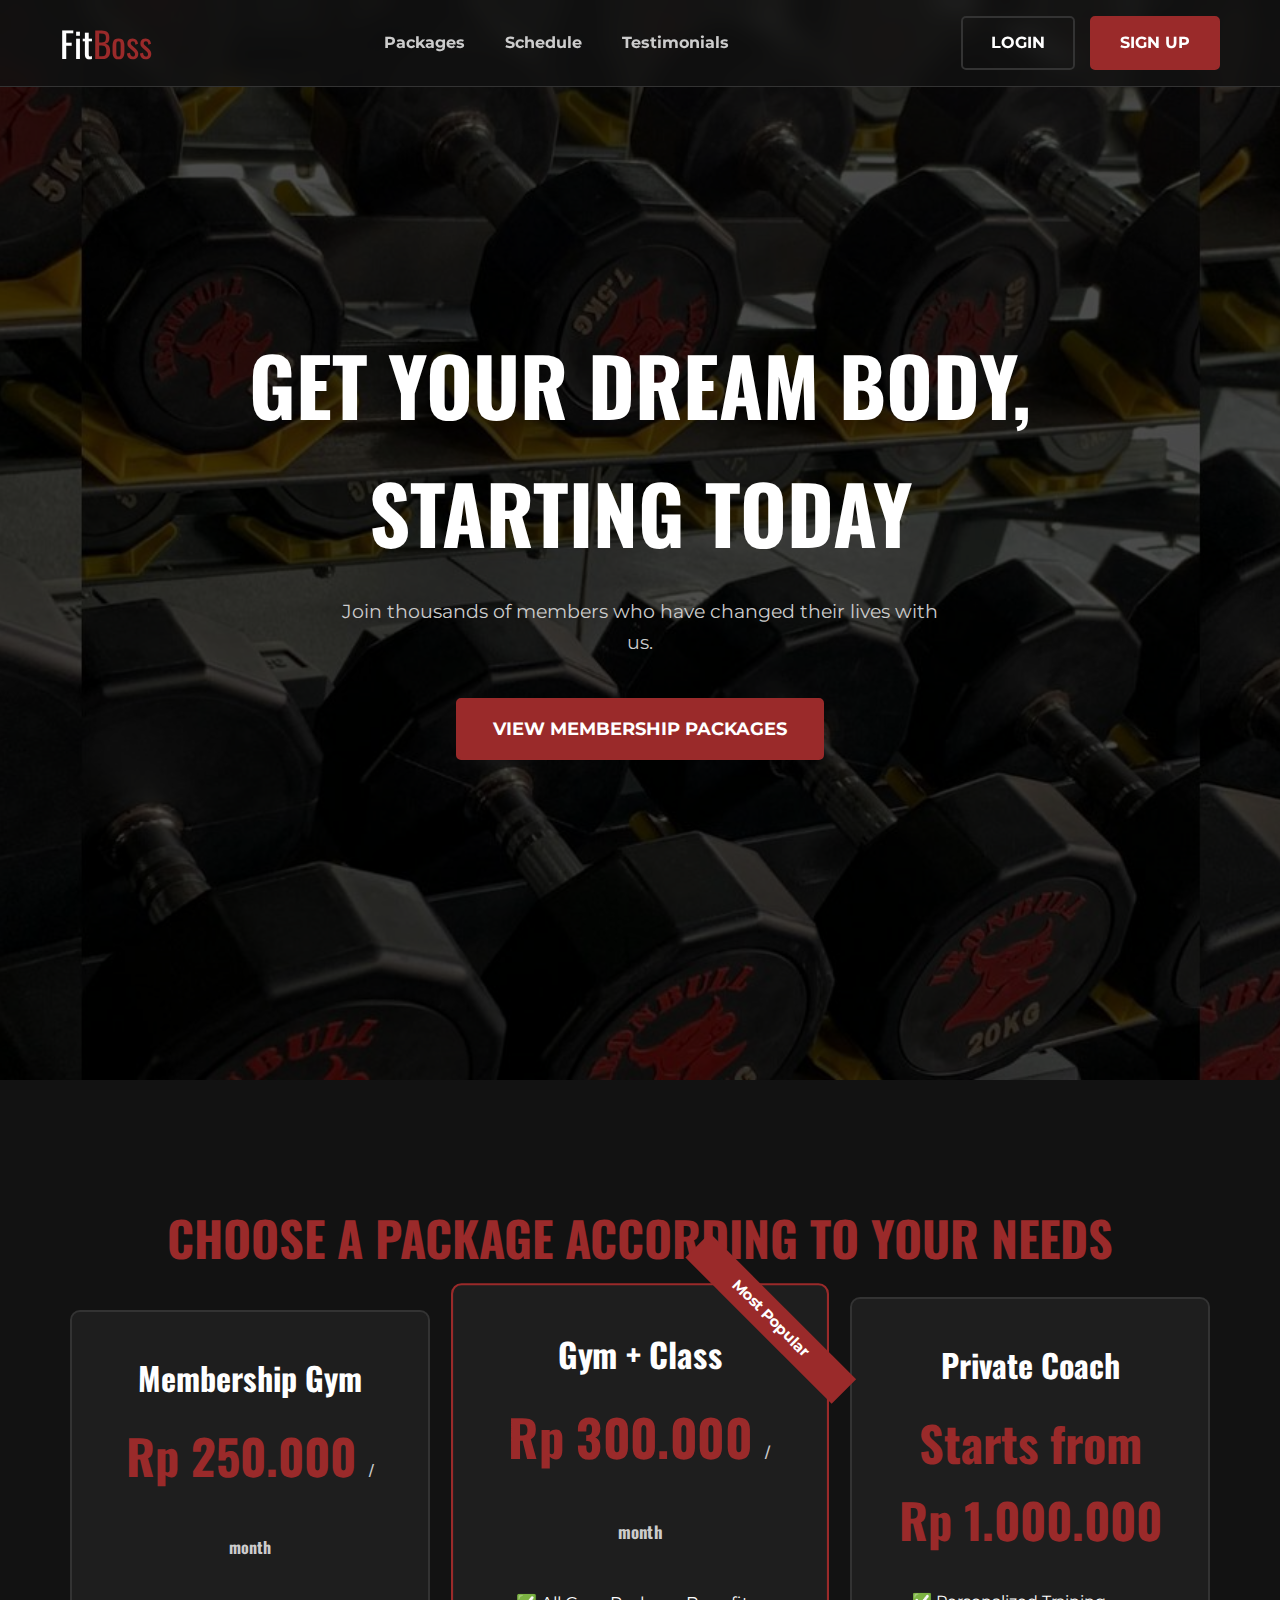
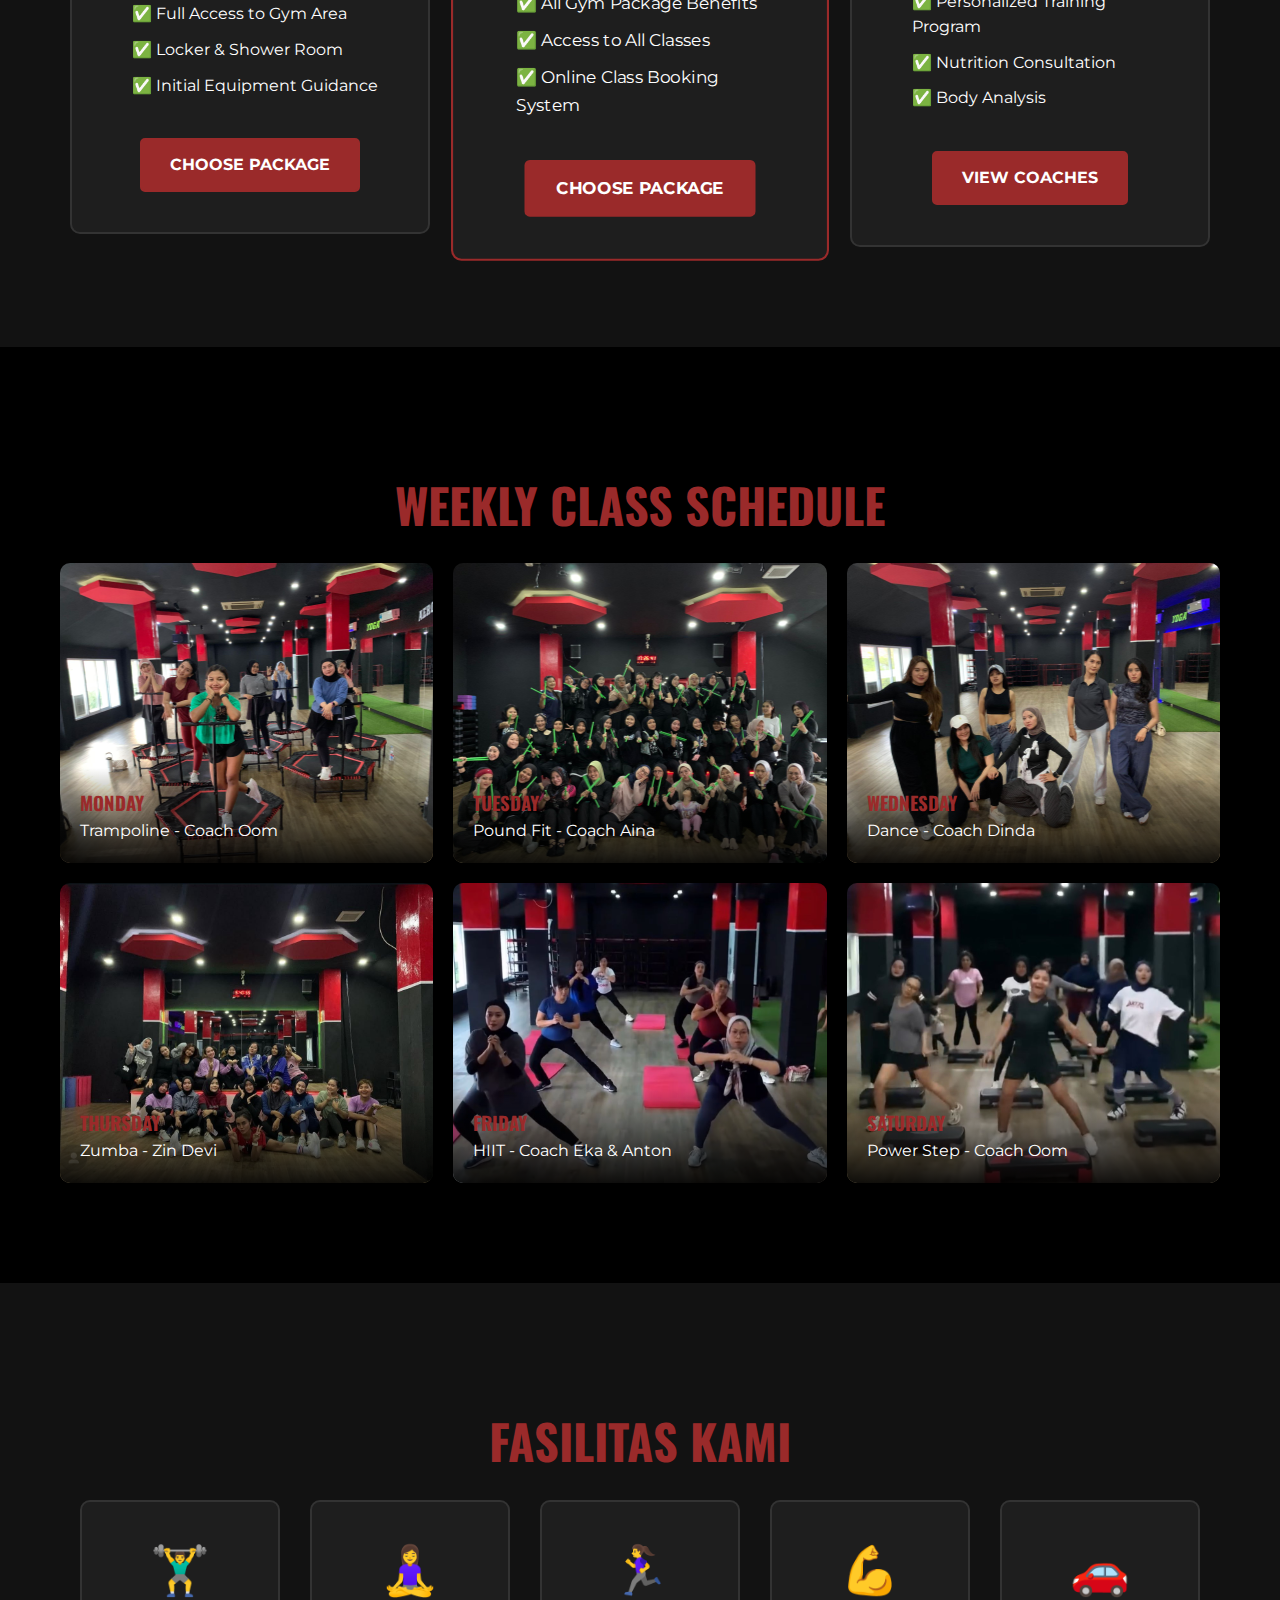
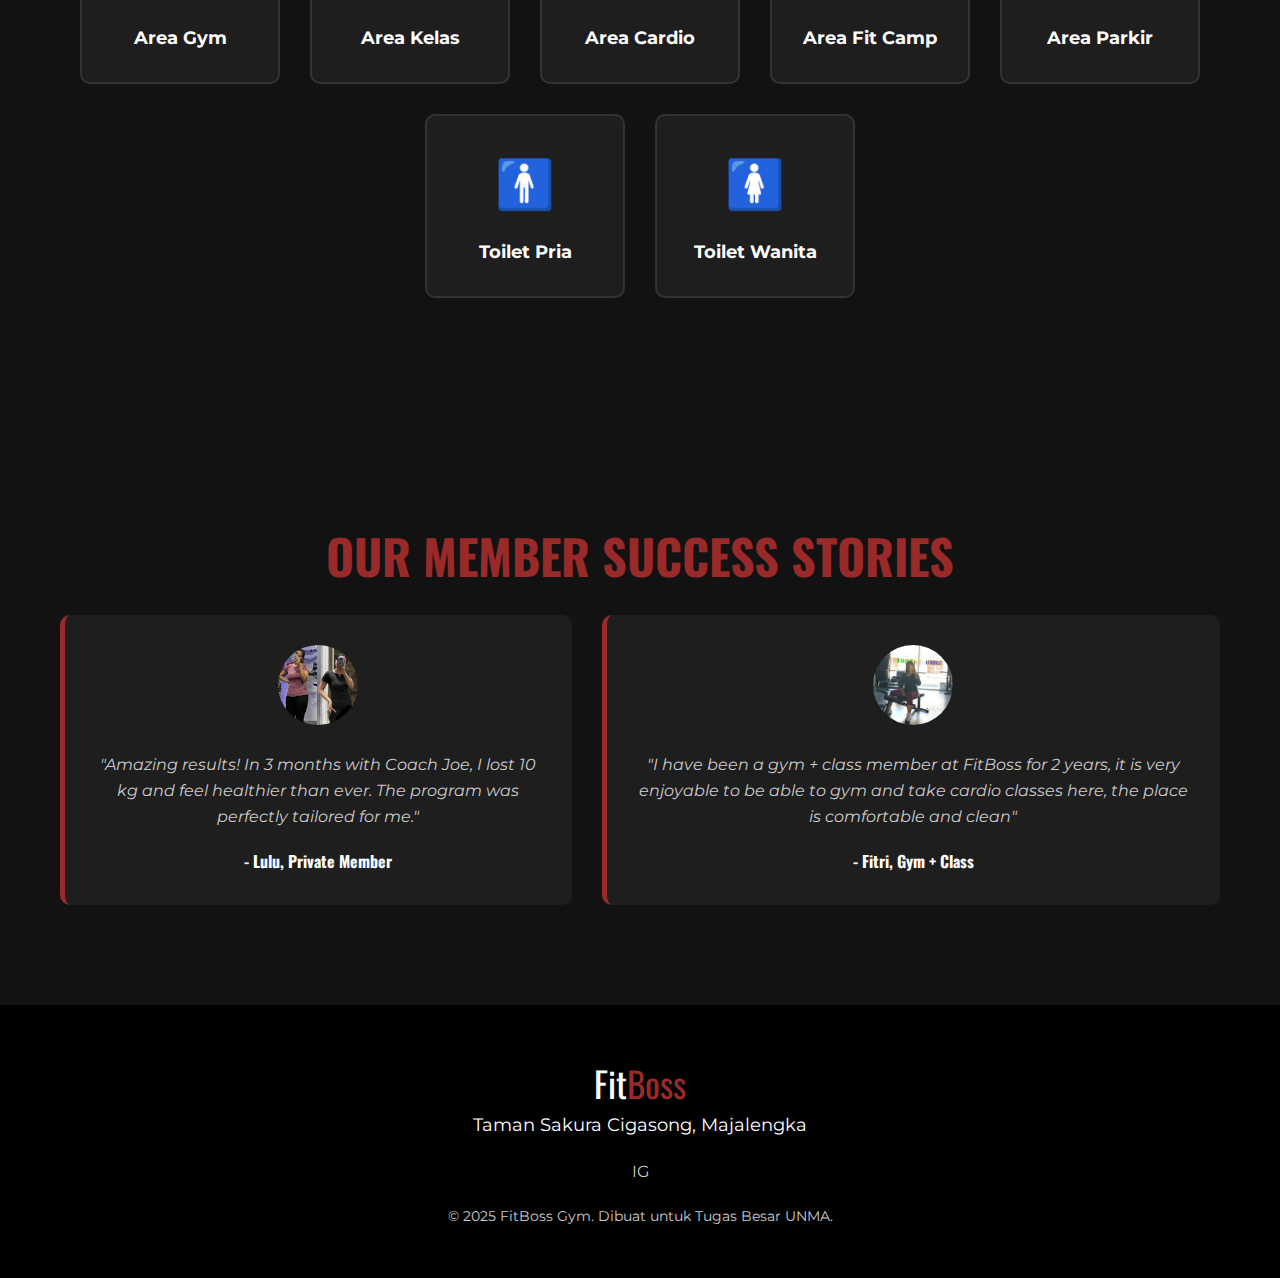
<file: index.html>
<!DOCTYPE html>
<html lang="en">
<head>
    <meta charset="UTF-8">
    <meta name="viewport" content="width=device-width, initial-scale=1.0">
    <title>FitBoss Gym - Shape Your Dream Body</title>
    <link rel="stylesheet" href="style.css">
    <link rel="preconnect" href="https://fonts.googleapis.com">
    <link rel="preconnect" href="https://fonts.gstatic.com" crossorigin>
    <link href="https://fonts.googleapis.com/css2?family=Montserrat:wght@400;700&family=Oswald:wght@700&display=swap" rel="stylesheet">
</head>
<body>

    <header class="navbar">
        <div class="container">
            <a href="#" class="logo">Fit<span>Boss</span></a>
            <nav>
                <ul>
                    <li><a href="#paket">Packages</a></li>
                    <li><a href="#jadwal">Schedule</a></li>
                    <li><a href="#testimoni">Testimonials</a></li>
                </ul> 
            </nav>
            <div class="auth-buttons">
                <a href="login.html" class="btn btn-secondary">LOGIN</a>
                <a href="register.html" class="btn btn-primary">SIGN UP</a>
            </div>
        </div>
    </header>

    <main>
        <section class="hero">
            <div class="hero-overlay"></div>
            <div class="container hero-content">
                <h1>Get Your Dream Body, <br>Starting Today</h1>
                <p>Join thousands of members who have changed their lives with us.</p>
                <a href="#paket" class="btn btn-primary btn-large">View Membership Packages</a>
            </div>
        </section>

        <section id="paket" class="section">
            <div class="container">
                <h2 class="section-title">Choose a package according to your needs</h2>
                <div class="paket-container">
                    <div class="paket-card">
                        <h3>Membership Gym</h3>
                        <p class="harga">Rp 250.000 <span>/ month</span></p>
                        <ul>
                            <li>✅ Full Access to Gym Area</li>
                            <li>✅ Locker & Shower Room</li>
                            <li>✅ Initial Equipment Guidance</li>
                        </ul>
                        <a href="/register.html" class="btn btn-primary">Choose Package</a>
                    </div>
                    <div class="paket-card featured">
                        <span class="badge">Most Popular</span>
                        <h3>Gym + Class</h3>
                        <p class="harga">Rp 300.000 <span>/ month</span></p>
                        <ul>
                            <li>✅ All Gym Package Benefits</li>
                            <li>✅ Access to All Classes</li>
                            <li>✅ Online Class Booking System</li>
                        </ul>
                        <a href="/register.html" class="btn btn-primary">Choose Package</a>
                    </div>
                    <div class="paket-card">
                        <h3>Private Coach</h3>
                        <p class="harga">Starts from Rp 1.000.000</p>
                        <ul>
                            <li>✅ Personalized Training Program</li>
                            <li>✅ Nutrition Consultation</li>
                            <li>✅ Body Analysis</li>
                        </ul>
                        <a href="#" id="view-coaches-btn" class="btn btn-primary">View Coaches</a>
                    </div>
                </div>
            </div>
        </section>

        <section id="jadwal" class="section section-dark">
            <div class="container">
                <h2 class="section-title">Weekly Class Schedule</h2>
                <div class="jadwal-grid">
                    <div class="jadwal-card" style="background-image: url('images/class-trampoline.jpg');">
                        <div class="info"><h3>MONDAY</h3><p>Trampoline - Coach Oom</p></div>
                    </div>
                    <div class="jadwal-card" style="background-image: url('images/class-poundfit.jpg');">
                        <div class="info"><h3>TUESDAY</h3><p>Pound Fit - Coach Aina</p></div>
                    </div>
                    <div class="jadwal-card" style="background-image: url('images/class-dance.jpg');">
                        <div class="info"><h3>WEDNESDAY</h3><p>Dance - Coach Dinda</p></div>
                    </div>
                    <div class="jadwal-card" style="background-image: url('images/class-zumba.jpg');">
                        <div class="info"><h3>THURSDAY</h3><p>Zumba - Zin Devi</p></div>
                    </div>
                    <div class="jadwal-card" style="background-image: url('images/class-hiit.jpg');">
                        <div class="info"><h3>FRIDAY</h3><p>HIIT - Coach Eka & Anton</p></div>
                    </div>
                    <div class="jadwal-card" style="background-image: url('images/class-step.jpg');">
                        <div class="info"><h3>SATURDAY</h3><p>Power Step - Coach Oom</p></div>
                    </div>
                </div>
            </div>
        </section>

        </section>

<section id="fasilitas" class="section">
    <div class="container">
        <h2 class="section-title">Fasilitas Kami</h2>
        <div class="fasilitas-grid">
            <div class="fasilitas-card">
                <div class="icon">🏋️‍♂️</div>
                <h3>Area Gym</h3>
            </div>
            <div class="fasilitas-card">
                <div class="icon">🧘‍♀️</div>
                <h3>Area Kelas</h3>
            </div>
            <div class="fasilitas-card">
                <div class="icon">🏃‍♀️</div>
                <h3>Area Cardio</h3>
            </div>
            <div class="fasilitas-card">
                <div class="icon">💪</div>
                <h3>Area Fit Camp</h3>
            </div>
            <div class="fasilitas-card">
                <div class="icon">🚗</div>
                <h3>Area Parkir</h3>
            </div>
            <div class="fasilitas-card">
                 <div class="icon">🚹</div>
                 <h3>Toilet Pria</h3>
            </div>
            <div class="fasilitas-card">
                <div class="icon">🚺</div>
                 <h3>Toilet Wanita</h3>
            </div>
        </div>
    </div>
</section>

        <section id="testimoni" class="section">
            <div class="container">
                <h2 class="section-title">Our Member Success Stories</h2>
                <div class="testimoni-container">
                    <div class="testimoni-card">
                        <img src="images/member1.jpg" alt="Foto Member 1" class="profile-pic">
                        <p class="quote">"Amazing results! In 3 months with Coach Joe, I lost 10 kg and feel healthier than ever. The program was perfectly tailored for me."</p>
                        <p class="author">- Lulu, Private Member</p>
                    </div>
                    <div class="testimoni-card">
                        <img src="images/member2.jpg" alt="Foto Member 2" class="profile-pic">
                        <p class="quote">"I have been a gym + class member at FitBoss for 2 years, it is very enjoyable to be able to gym and take cardio classes here, the place is comfortable and clean"</p>
                        <p class="author">- Fitri, Gym + Class</p>
                    </div>
                </div>
            </div>
        </section>
    </main>

    <footer class="footer">
        <div class="container">
            <a href="#" class="logo">Fit<span>Boss</span></a>
            <p class="alamat">Taman Sakura Cigasong, Majalengka</p>
            <div class="social-media">
                <a href="#">IG</a> 
            </div>
            <p class="copyright">&copy; 2025 FitBoss Gym. Dibuat untuk Tugas Besar UNMA.</p>
        </div>
    </footer>

    <div id="coach-modal" class="modal">
        <div class="modal-overlay"></div>
        <div class="modal-content">
            <button class="close-modal">&times;</button>
            <h2 class="section-title">Choose Your Personal Coach</h2>
            <div class="coach-container-modal">
                <div class="coach-card">
                    <img src="images/coach-joe.jpg" alt="Foto Coach Joe" class="coach-pic" loading="lazy">
                    <h3>Coach Joe</h3>
                    <p class="harga">Rp 1.700.000 <span>/ 10 Sesi</span></p>
                    <a href="#" class="btn btn-secondary">Choose Coach Joe</a>
                </div>
                <div class="coach-card">
                    <img src="images/coach-eka.jpg" alt="Foto Coach Eka" class="coach-pic" loading="lazy">
                    <h3>Coach Eka</h3>
                    <p class="harga">Rp 1.400.000 <span>/ 10 Sesi</span></p>
                    <a href="#" class="btn btn-secondary">Choose Coach Eka</a>
                </div>
                <div class="coach-card">
                    <img src="images/coach-anton.jpg" alt="Foto Coach Anton" class="coach-pic" loading="lazy">
                    <h3>Coach Anton</h3>
                    <p class="harga">Rp 1.000.000 <span>/ 10 Sesi</span></p>
                    <a href="#" class="btn btn-secondary">Choose Coach Anton</a>
                </div>
            </div>
        </div>
    </div>

    <script>
  const modal = document.getElementById('coach-modal');
  const openModalBtn = document.getElementById('view-coaches-btn');
  const closeModalBtn = document.querySelector('.close-modal');
  const overlay = document.querySelector('.modal-overlay');

  function openModal(e) {
    if (e) e.preventDefault();  
    modal.style.display = 'block';
    document.body.style.overflow = 'hidden'; 
  }
  function closeModal() {
    modal.style.display = 'none';
    document.body.style.overflow = '';
  }

  openModalBtn.addEventListener('click', openModal);
  closeModalBtn.addEventListener('click', closeModal);
  overlay.addEventListener('click', closeModal);
  document.addEventListener('keydown', e => {
    if (e.key === 'Escape' && modal.style.display === 'block') closeModal();
  });
</script>
<script>
  document.querySelector('.coach-container-modal')
    .addEventListener('click', (e) => {
      const a = e.target.closest('a.btn');
      if (!a) return;
      e.preventDefault();
      const name = a.textContent.trim().replace('Choose ',''); // "Coach Joe"
      const url = new URL('register.html', location.href);
      url.searchParams.set('plan', 'private');
      url.searchParams.set('coach', name);
      location.href = url.toString();
    });
</script>



</body>
</html>
</file>
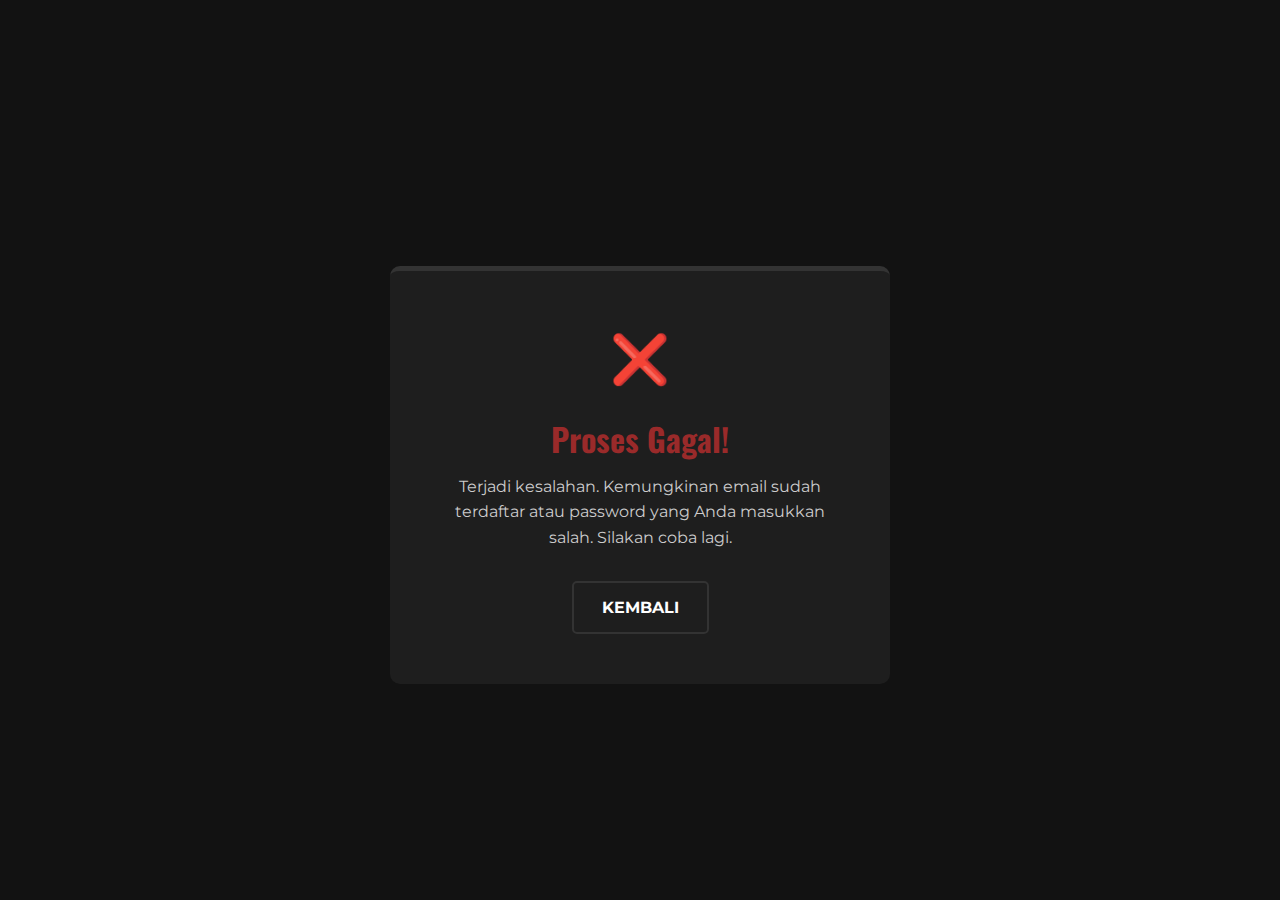
<file: gagal.html>
<!DOCTYPE html>
<html lang="id">
<head>
    <meta charset="UTF-8">
    <meta name="viewport" content="width=device-width, initial-scale=1.0">
    <title>Proses Gagal - FitBoss Gym</title>
    <link rel="stylesheet" href="style.css">
    <link rel="preconnect" href="https://fonts.googleapis.com">
    <link rel="preconnect" href="https://fonts.gstatic.com" crossorigin>
    <link href="https://fonts.googleapis.com/css2?family=Montserrat:wght@400;700&family=Oswald:wght@700&display=swap" rel="stylesheet">
</head>
<body class="auth-page">

    <div class="status-card-container">
        <div class="status-card">
            <span class="status-icon error">❌</span>
            <h2 class="status-title error">Proses Gagal!</h2>
            <p class="status-subtitle">Terjadi kesalahan. Kemungkinan email sudah terdaftar atau password yang Anda masukkan salah. Silakan coba lagi.</p>
            <div class="status-actions">
                <a href="register.html" class="btn btn-secondary">Kembali</a>
            </div>
        </div>
    </div>

</body>
</html>
</file>
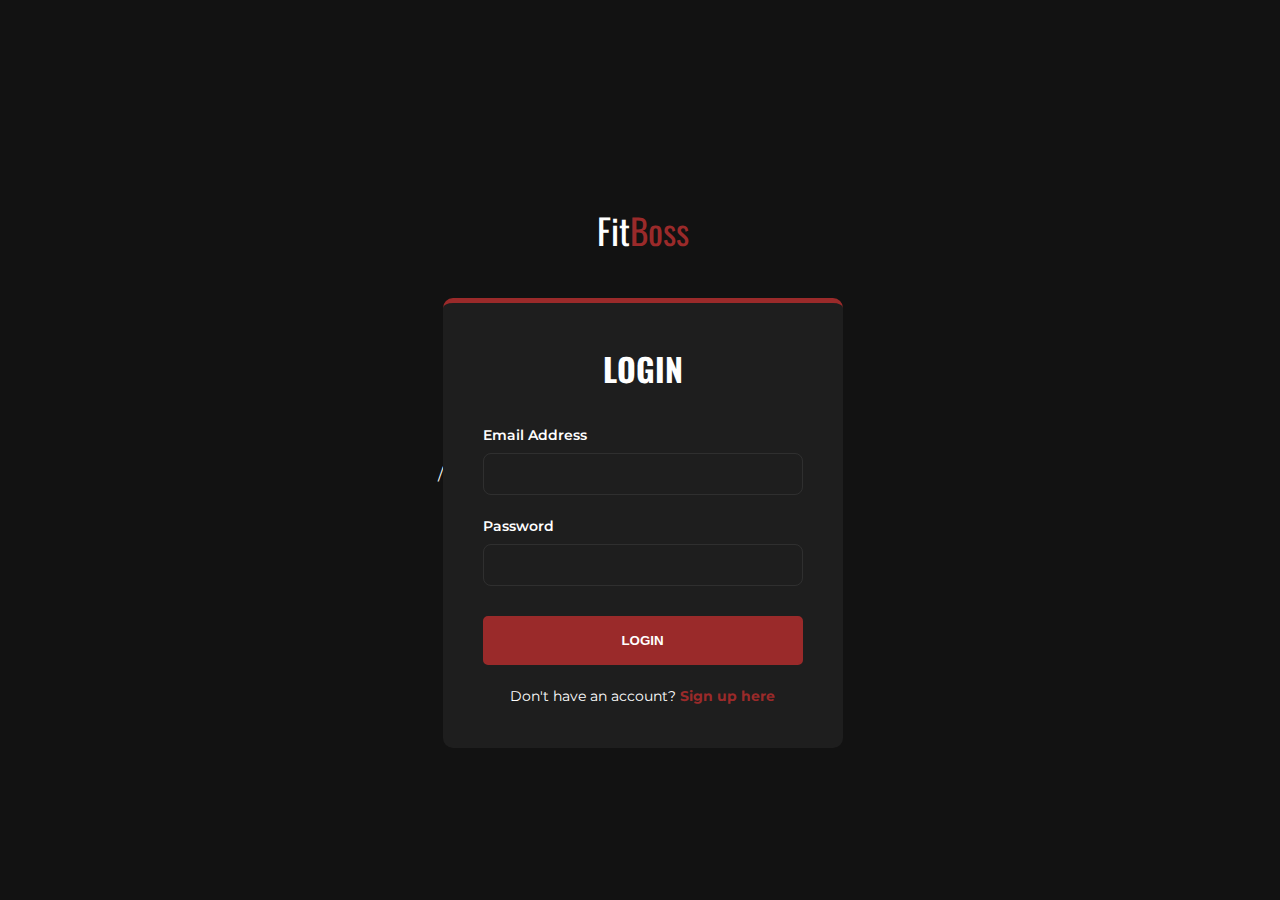
<file: login.html>
<!DOCTYPE html>/
<html lang="en">
<head>
    <meta charset="UTF-8">
    <meta name="viewport" content="width=device-width, initial-scale=1.0">
    <title>Login - FitBoss Gym</title>
    <link rel="stylesheet" href="style.css">
    <link rel="preconnect" href="https://fonts.googleapis.com">
    <link rel="preconnect" href="https://fonts.gstatic.com" crossorigin>
    <link href="https://fonts.googleapis.com/css2?family=Montserrat:wght@400;700&family=Oswald:wght@700&display=swap" rel="stylesheet">
</head>
<body class="auth-page">

    <div class="auth-container">
        <a href="index.html" class="logo auth-logo">Fit<span>Boss</span></a>
        <div class="auth-card">
            <h2>LOGIN</h2>
            <form action="proses-login.php" method="POST">
    <div class="input-group">
        <label for="email">Email Address</label>
        <input type="email" id="email" name="email" required> </div>
    <div class="input-group">
        <label for="password">Password</label>
        <input type="password" id="password" name="password" required> </div>
    <button type="submit" class="btn btn-primary auth-btn">LOGIN</button>
</form>
            <p class="auth-switch">Don't have an account? <a href="register.html">Sign up here</a></p>
        </div>
    </div>

</body>
</html>
</file>
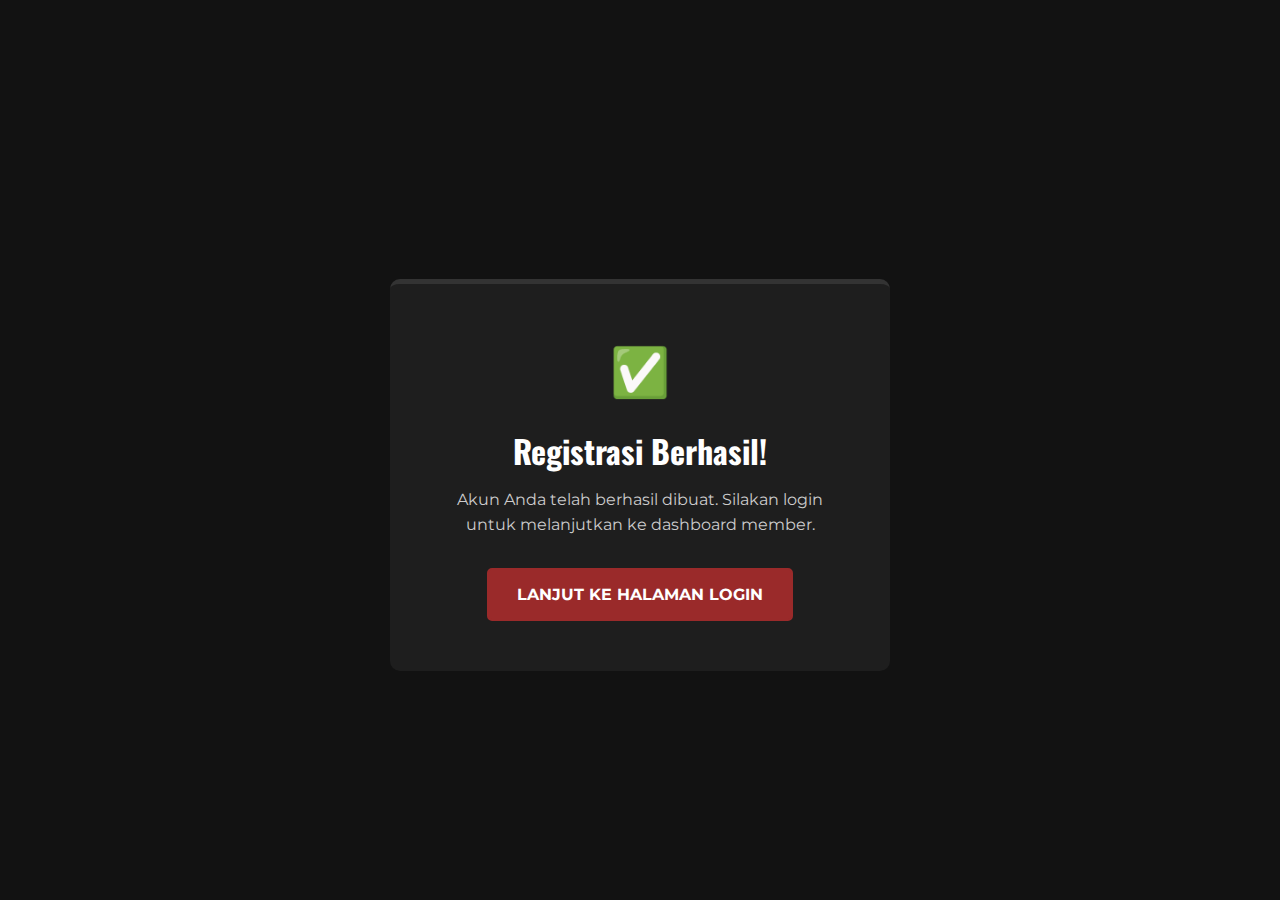
<file: register-sukses.html>
<!DOCTYPE html>
<html lang="id">
<head>
    <meta charset="UTF-8">
    <meta name="viewport" content="width=device-width, initial-scale=1.0">
    <title>Registrasi Berhasil - FitBoss Gym</title>
    <link rel="stylesheet" href="style.css">
    <link rel="preconnect" href="https://fonts.googleapis.com">
    <link rel="preconnect" href="https://fonts.gstatic.com" crossorigin>
    <link href="https://fonts.googleapis.com/css2?family=Montserrat:wght@400;700&family=Oswald:wght@700&display=swap" rel="stylesheet">
</head>
<body class="auth-page">

    <div class="status-card-container">
        <div class="status-card">
            <span class="status-icon success">✅</span>
            <h2 class="status-title">Registrasi Berhasil!</h2>
            <p class="status-subtitle">Akun Anda telah berhasil dibuat. Silakan login untuk melanjutkan ke dashboard member.</p>
            <div class="status-actions">
                <a href="register.html" class="btn btn-primary">Lanjut ke Halaman Login</a>
            </div>
        </div>
    </div>

</body>
</html>
</file>
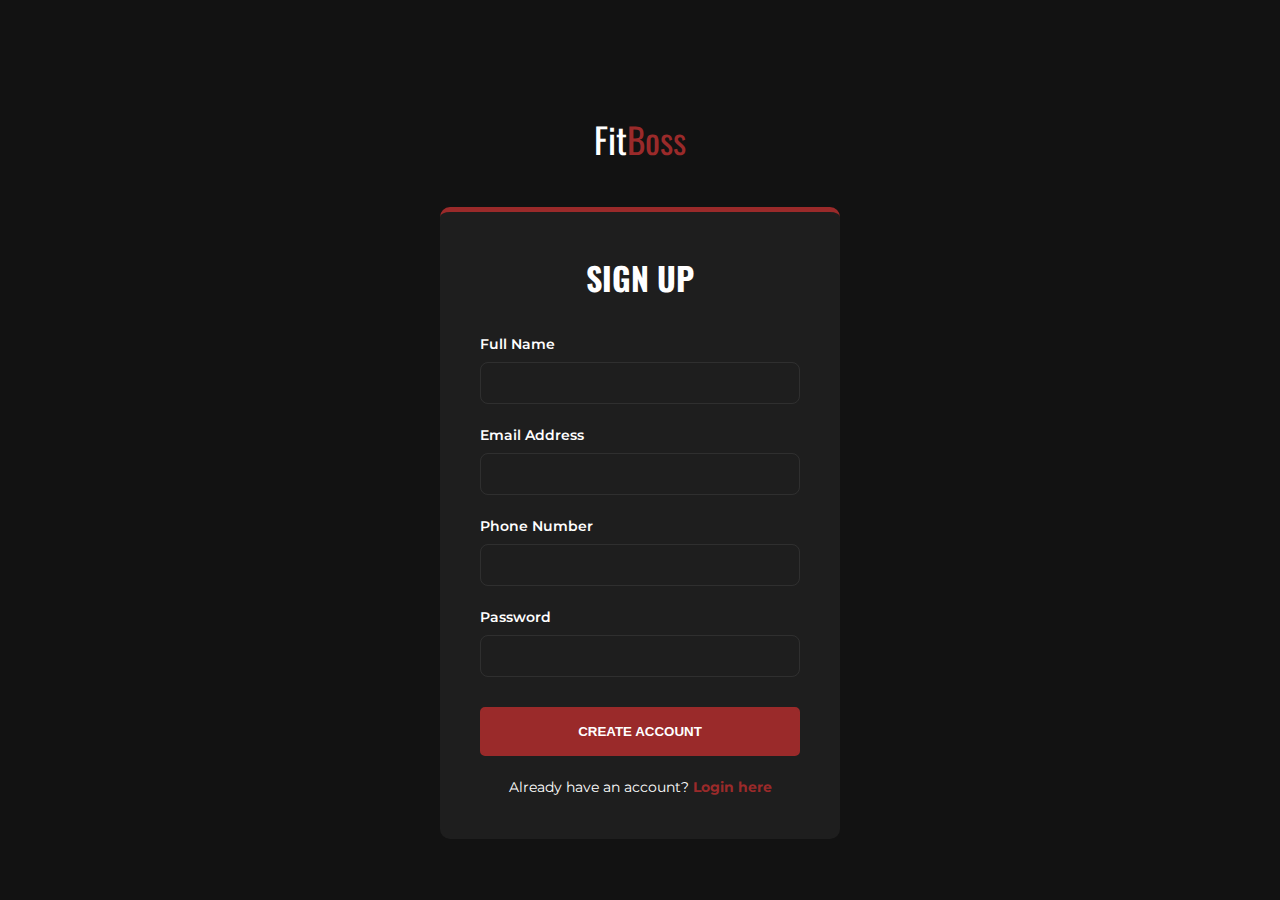
<file: register.html>
<!DOCTYPE html>
<html lang="en">
<head>
    <meta charset="UTF-8">
    <meta name="viewport" content="width=device-width, initial-scale=1.0">
    <title>Sign Up - FitBoss Gym</title>
    <link rel="stylesheet" href="style.css">
    <link rel="preconnect" href="https://fonts.googleapis.com">
    <link rel="preconnect" href="https://fonts.gstatic.com" crossorigin>
    <link href="https://fonts.googleapis.com/css2?family=Montserrat:wght@400;700&family=Oswald:wght@700&display=swap" rel="stylesheet">
</head>
<body class="auth-page">

    <div class="auth-container">
        <a href="index.html" class="logo auth-logo">Fit<span>Boss</span></a>
        <div class="auth-card">
            <h2>SIGN UP</h2>
            <form action="proses-register.php" method="POST">
                <div class="input-group">
                    <label for="fullname">Full Name</label>
                    <input type="text" id="fullname" name="fullname" required>
                </div>
                <div class="input-group">
                    <label for="email">Email Address</label>
                    <input type="email" id="email" name="email" required>
                </div>
                 <div class="input-group">
                    <label for="phone">Phone Number</label>
                    <input type="tel" id="phone" name="phone" required>
                </div>
                <div class="input-group">
                    <label for="password">Password</label>
                    <input type="password" id="password" name="password" required>
                </div>
                <button type="submit" class="btn btn-primary auth-btn">CREATE ACCOUNT</button>
            </form>
            <p class="auth-switch">Already have an account? <a href="login.html">Login here</a></p>
        </div>
    </div>

</body>
</html>
</file>
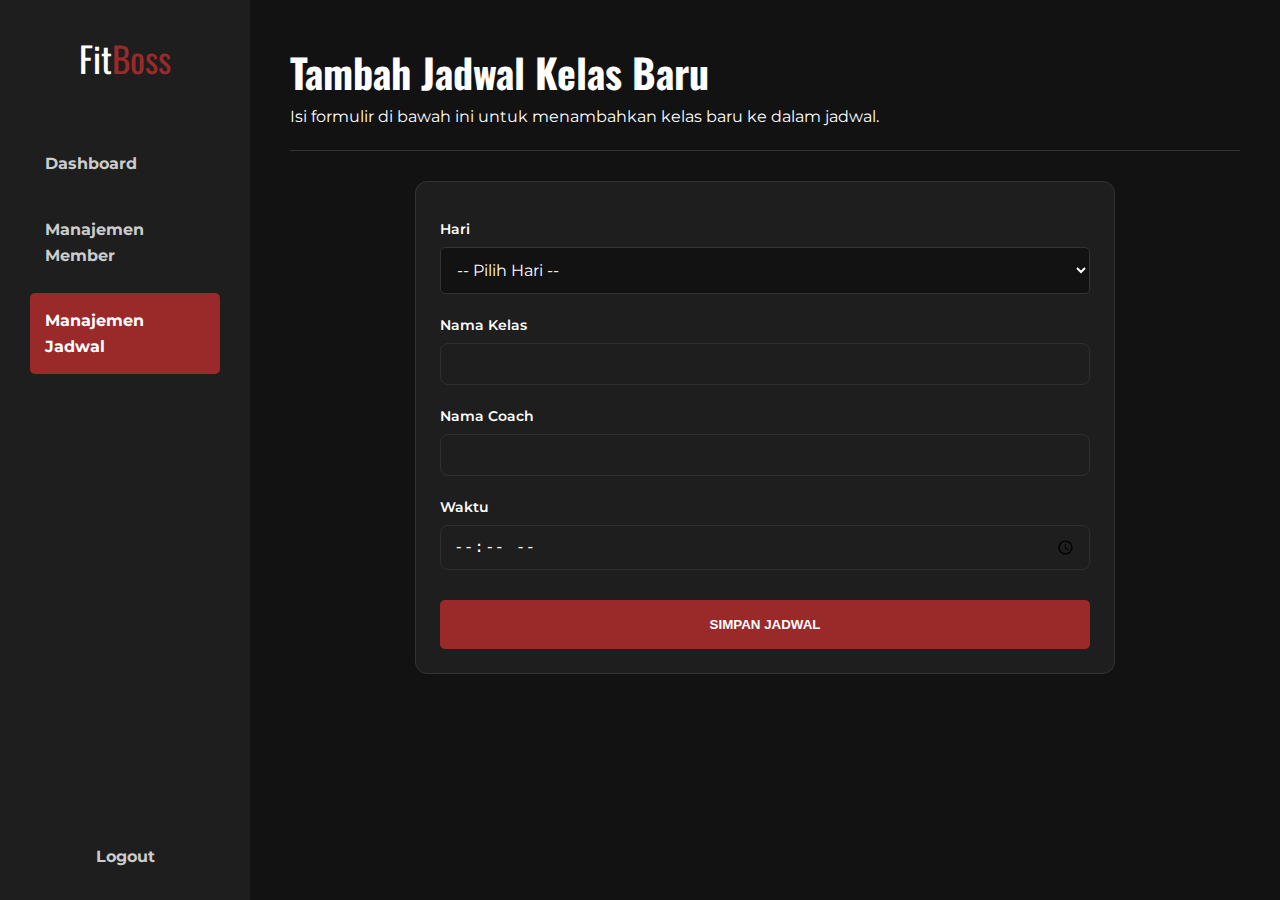
<file: admin/admin-add-schedule.html>
<!DOCTYPE html>
<html lang="id">
<head>
    <meta charset="UTF-8">
    <meta name="viewport" content="width=device-width, initial-scale=1.0">
    <title>Tambah Jadwal - Admin FitBoss</title>
    <link rel="stylesheet" href="../style.css">
    <link rel="preconnect" href="https://fonts.googleapis.com">
    <link rel="preconnect" href="https://fonts.gstatic.com" crossorigin>
    <link href="https://fonts.googleapis.com/css2?family=Montserrat:wght@400;700&family=Oswald:wght@700&display=swap" rel="stylesheet">
</head>
<body>

    <div class="admin-wrapper">
        <aside class="sidebar">
            <a href="../index.html" class="logo sidebar-logo">Fit<span>Boss</span></a>
            <nav class="sidebar-nav">
                <ul>
                    <li><a href="dashboard.html">Dashboard</a></li>
                    <li><a href="member.html">Manajemen Member</a></li>
                    <li class="active"><a href="schedule.html">Manajemen Jadwal</a></li>
                </ul>
            </nav>
            <div class="sidebar-footer">
                <a href="../admin-login.html" class="logout-link">Logout</a>
            </div>
        </aside>

        <main class="main-content">
            <header class="admin-header">
                <h1>Tambah Jadwal Kelas Baru</h1>
                <p>Isi formulir di bawah ini untuk menambahkan kelas baru ke dalam jadwal.</p>
            </header>

            <div class="form-card">
                <form action="#" method="POST">
                    <div class="input-group">
                        <label for="hari">Hari</label>
                        <select id="hari" name="hari" required>
                            <option value="">-- Pilih Hari --</option>
                            <option value="Senin">Senin</option>
                            <option value="Selasa">Selasa</option>
                            <option value="Rabu">Rabu</option>
                            <option value="Kamis">Kamis</option>
                            <option value="Jumat">Jumat</option>
                            <option value="Sabtu">Sabtu</option>
                        </select>
                    </div>
                    <div class="input-group">
                        <label for="nama_kelas">Nama Kelas</label>
                        <input type="text" id="nama_kelas" name="nama_kelas" required>
                    </div>
                    <div class="input-group">
                        <label for="nama_coach">Nama Coach</label>
                        <input type="text" id="nama_coach" name="nama_coach" required>
                    </div>
                    <div class="input-group">
                        <label for="waktu">Waktu</label>
                        <input type="time" id="waktu" name="waktu" required>
                    </div>
                    
                    <button type="submit" class="btn btn-primary auth-btn">Simpan Jadwal</button>
                </form>
            </div>
        </main>
    </div>

</body>
</html>
</file>
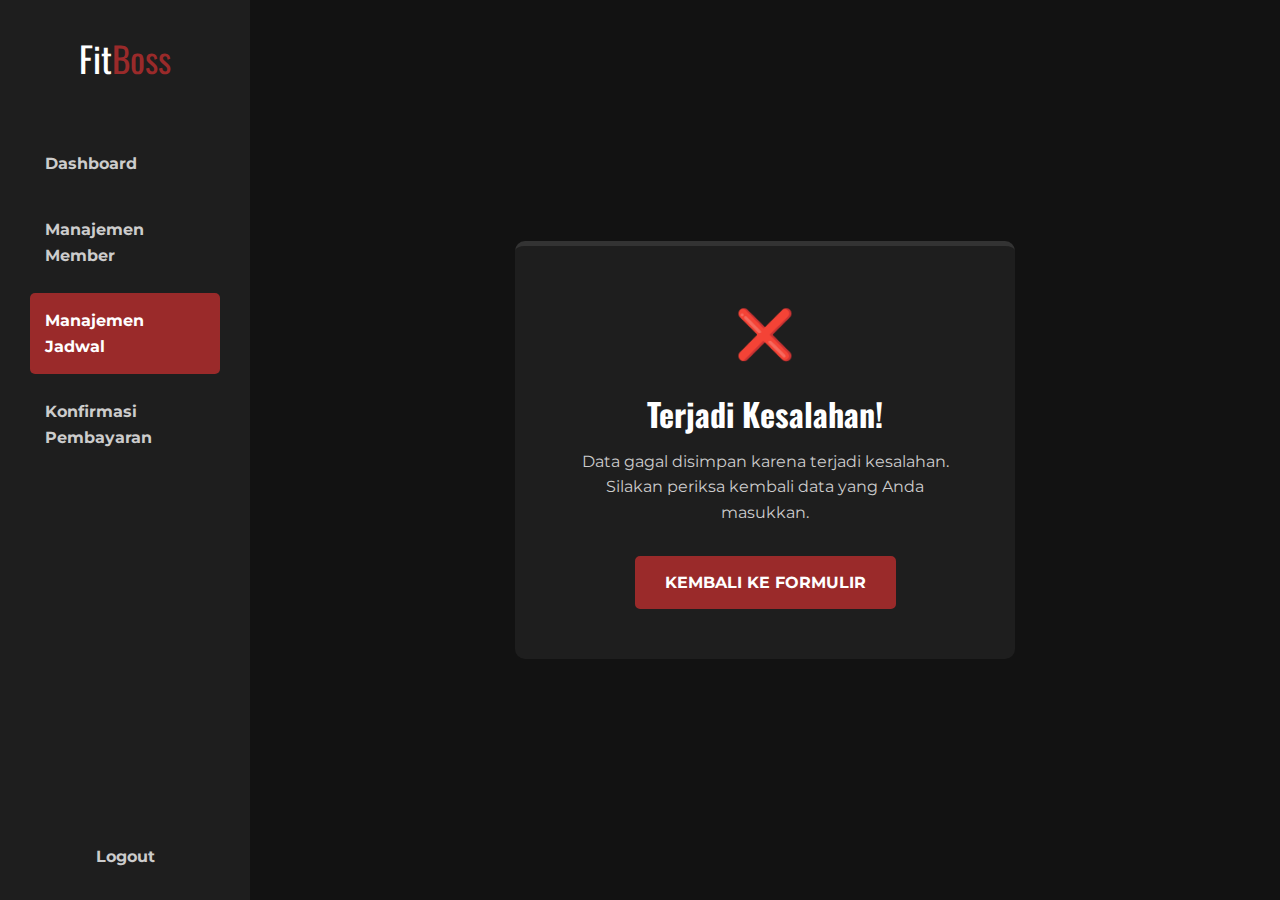
<file: admin/admin-gagal.html>
<!DOCTYPE html>
<html lang="id">
<head>
    <meta charset="UTF-8">
    <meta name="viewport" content="width=device-width, initial-scale=1.0">
    <title>Gagal - Admin FitBoss</title>
    <link rel="stylesheet" href="../style.css">
    <link rel="preconnect" href="https://fonts.googleapis.com">
    <link rel="preconnect" href="https://fonts.gstatic.com" crossorigin>
    <link href="https://fonts.googleapis.com/css2?family=Montserrat:wght@400;700&family=Oswald:wght@700&display=swap" rel="stylesheet">
</head>
<body>

    <div class="admin-wrapper">
        <aside class="sidebar">
            <a href="../index.html" class="logo sidebar-logo">Fit<span>Boss</span></a>
            <nav class="sidebar-nav">
                <ul>
                    <li><a href="dashboard.html">Dashboard</a></li>
                    <li><a href="member.html">Manajemen Member</a></li>
                    <li class="active"><a href="schedule.html">Manajemen Jadwal</a></li>
                    <li><a href="payments.html">Konfirmasi Pembayaran</a></li>
                </ul>
            </nav>
            <div class="sidebar-footer">
                <a href="login.html" class="logout-link">Logout</a>
            </div>
        </aside>

        <main class="main-content">
             <div class="status-card-container">
                <div class="status-card">
                    <span class="status-icon error">❌</span>
                    <h2 class="status-title">Terjadi Kesalahan!</h2>
                    <p class="status-subtitle">Data gagal disimpan karena terjadi kesalahan. Silakan periksa kembali data yang Anda masukkan.</p>
                    <div class="status-actions">
                        <a href="admin-add-schedule.html" class="btn btn-primary">Kembali ke Formulir</a>
                    </div>
                </div>
            </div>
        </main>
    </div>

</body>
</html>
</file>
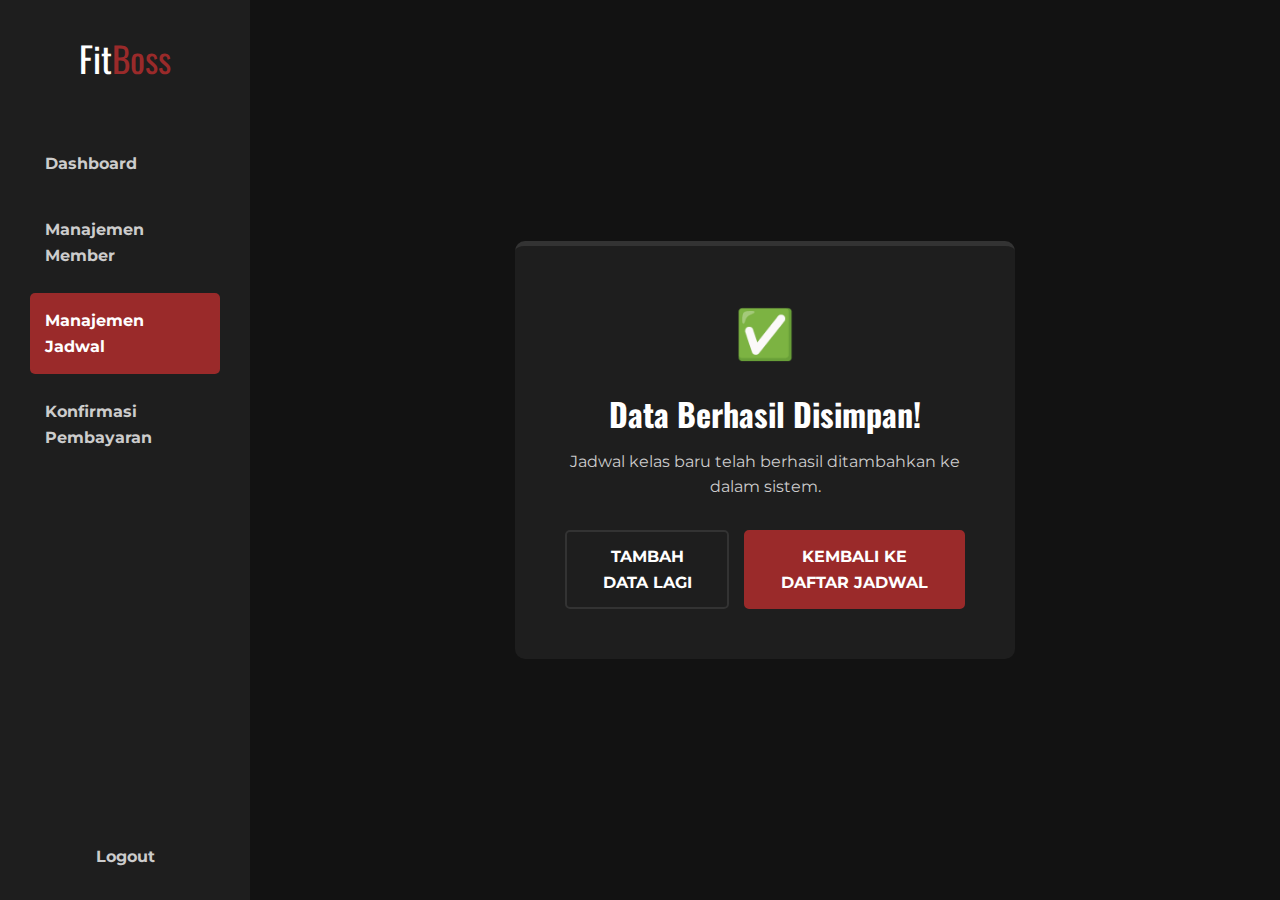
<file: admin/admin-sukses.html>
<!DOCTYPE html>
<html lang="id">
<head>
    <meta charset="UTF-8">
    <meta name="viewport" content="width=device-width, initial-scale=1.0">
    <title>Sukses - Admin FitBoss</title>
    <link rel="stylesheet" href="../style.css">
    <link rel="preconnect" href="https://fonts.googleapis.com">
    <link rel="preconnect" href="https://fonts.gstatic.com" crossorigin>
    <link href="https://fonts.googleapis.com/css2?family=Montserrat:wght@400;700&family=Oswald:wght@700&display=swap" rel="stylesheet">
</head>
<body>

    <div class="admin-wrapper">
        <aside class="sidebar">
            <a href="../index.html" class="logo sidebar-logo">Fit<span>Boss</span></a>
            <nav class="sidebar-nav">
                <ul>
                    <li><a href="dashboard.html">Dashboard</a></li>
                    <li><a href="member.html">Manajemen Member</a></li>
                    <li class="active"><a href="schedule.html">Manajemen Jadwal</a></li>
                    <li><a href="payments.html">Konfirmasi Pembayaran</a></li>
                </ul>
            </nav>
            <div class="sidebar-footer">
                <a href="login.html" class="logout-link">Logout</a>
            </div>
        </aside>

        <main class="main-content">
            <div class="status-card-container">
                <div class="status-card">
                    <span class="status-icon success">✅</span>
                    <h2 class="status-title">Data Berhasil Disimpan!</h2>
                    <p class="status-subtitle">Jadwal kelas baru telah berhasil ditambahkan ke dalam sistem.</p>
                    <div class="status-actions">
                        <a href="admin-add-schedule.html" class="btn btn-secondary">Tambah Data Lagi</a>
                        <a href="schedule.html" class="btn btn-primary">Kembali ke Daftar Jadwal</a>
                    </div>
                </div>
            </div>
        </main>
    </div>

</body>
</html>
</file>
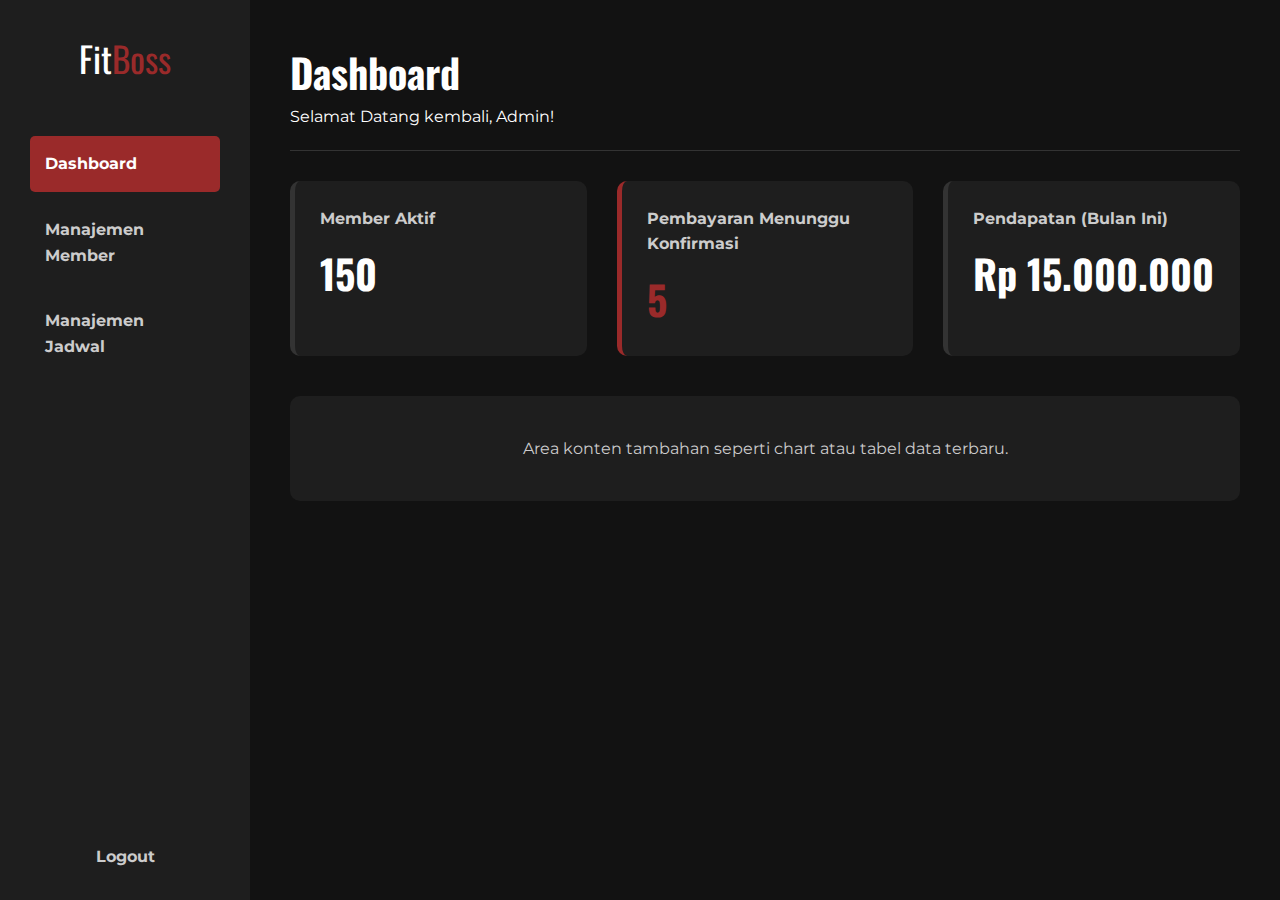
<file: admin/dashboard.html>
<!DOCTYPE html>
<html lang="id">
<head>
    <meta charset="UTF-8">
    <meta name="viewport" content="width=device-width, initial-scale=1.0">
    <title>Admin Dashboard - FitBoss Gym</title>
    <link rel="stylesheet" href="../style.css">
    <link rel="preconnect" href="https://fonts.googleapis.com">
    <link rel="preconnect" href="https://fonts.gstatic.com" crossorigin>
    <link href="https://fonts.googleapis.com/css2?family=Montserrat:wght@400;700&family=Oswald:wght@700&display=swap" rel="stylesheet">
</head>
<body>

    <div class="admin-wrapper">
        <aside class="sidebar">
            <a href="../index.html" class="logo sidebar-logo">Fit<span>Boss</span></a>
            <nav class="sidebar-nav">
                <ul>
                    <li class="active"><a href="dashboard.html">Dashboard</a></li>
                    <li><a href="member.html">Manajemen Member</a></li>
                
                    <li><a href="schedule.html">Manajemen Jadwal</a></li>
                </ul>
            </nav>
            <div class="sidebar-footer">
                <a href="../index.html" class="logout-link">Logout</a>
            </div>
        </aside>

        <main class="main-content">
            <header class="admin-header">
                <h1>Dashboard</h1>
                <p>Selamat Datang kembali, Admin!</p>
            </header>

            <div class="stat-cards">
                <div class="stat-card">
                    <h4>Member Aktif</h4>
                    <p class="stat-number">150</p>
                </div>
                <div class="stat-card pending">
                    <h4>Pembayaran Menunggu Konfirmasi</h4>
                    <p class="stat-number">5</p>
                </div>
                <div class="stat-card">
                    <h4>Pendapatan (Bulan Ini)</h4>
                    <p class="stat-number">Rp 15.000.000</p>
                </div>
            </div>

            <div class="content-placeholder">
                <p>Area konten tambahan seperti chart atau tabel data terbaru.</p>
            </div>
        </main>
    </div>

</body>
</html>
</file>
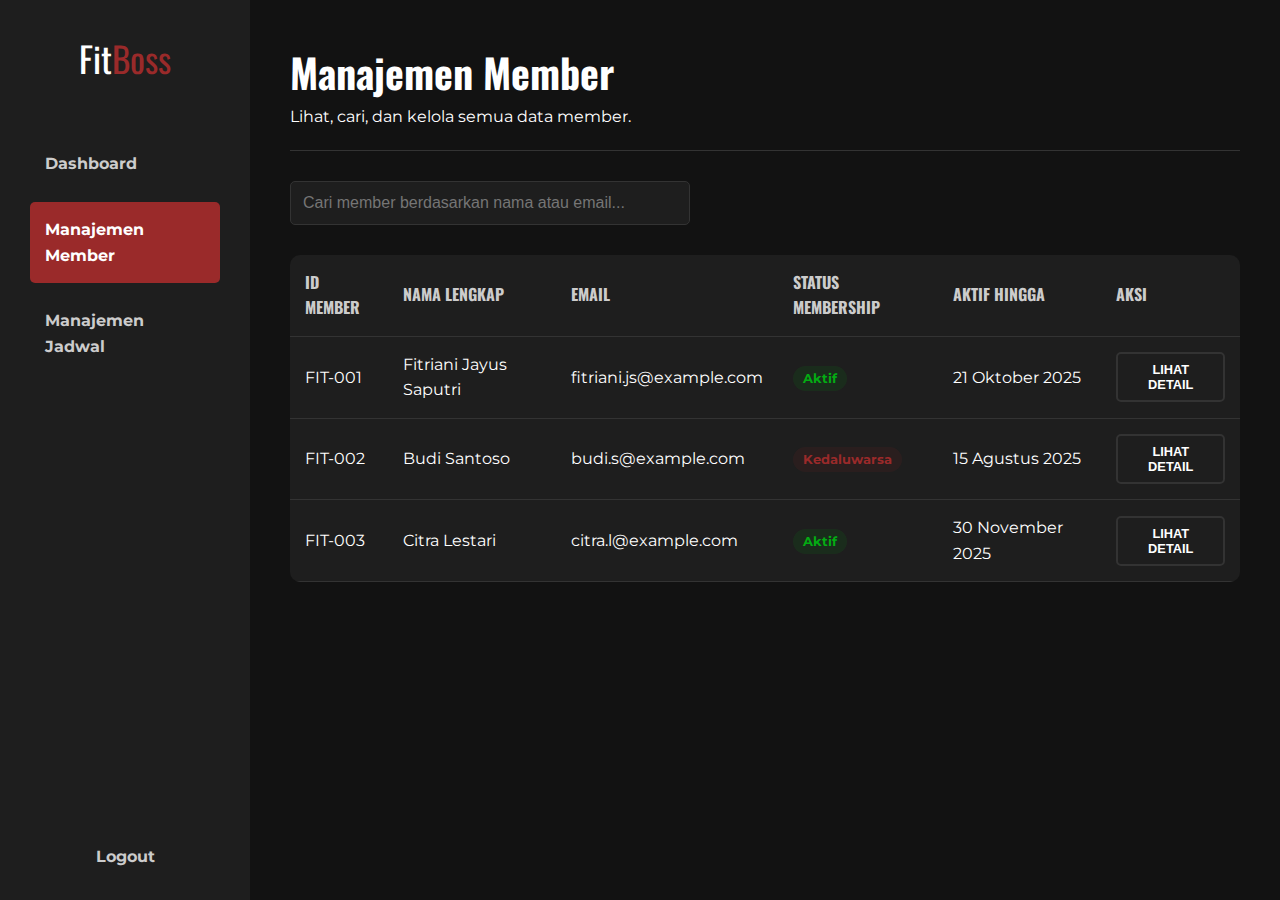
<file: admin/member.html>
<!DOCTYPE html>
<html lang="id">
<head>
    <meta charset="UTF-8">
    <meta name="viewport" content="width=device-width, initial-scale=1.0">
    <title>Manajemen Member - Admin FitBoss</title>
    <link rel="stylesheet" href="../style.css">
    <link rel="preconnect" href="https://fonts.googleapis.com">
    <link rel="preconnect" href="https://fonts.gstatic.com" crossorigin>
    <link href="https://fonts.googleapis.com/css2?family=Montserrat:wght@400;700&family=Oswald:wght@700&display=swap" rel="stylesheet">
</head>
<body>

    <div class="admin-wrapper">
        <aside class="sidebar">
            <a href="../index.html" class="logo sidebar-logo">Fit<span>Boss</span></a>
            <nav class="sidebar-nav">
                <ul>
                    <li><a href="dashboard.html">Dashboard</a></li>
                    <li class="active"><a href="member.html">Manajemen Member</a></li>
                
                    <li><a href="schedule.html">Manajemen Jadwal</a></li>
                </ul>
            </nav>
            <div class="sidebar-footer">
                <a href="../index.html" class="logout-link">Logout</a>
            </div>
        </aside>

        <main class="main-content">
            <header class="admin-header">
                <h1>Manajemen Member</h1>
                <p>Lihat, cari, dan kelola semua data member.</p>
            </header>

            <div class="toolbar">
                <div class="search-bar">
                    <input type="text" placeholder="Cari member berdasarkan nama atau email...">
                </div>
            </div>

            <div class="table-container">
                <table class="admin-table">
                    <thead>
                        <tr>
                            <th>ID Member</th>
                            <th>Nama Lengkap</th>
                            <th>Email</th>
                            <th>Status Membership</th>
                            <th>Aktif Hingga</th>
                            <th>Aksi</th>
                        </tr>
                    </thead>
                    <tbody>
                        <tr>
                            <td>FIT-001</td>
                            <td>Fitriani Jayus Saputri</td>
                            <td>fitriani.js@example.com</td>
                            <td><span class="status active">Aktif</span></td>
                            <td>21 Oktober 2025</td>
                            <td><button class="btn btn-sm btn-secondary btn-detail">Lihat Detail</button></td>
                        </tr>
                        <tr>
                            <td>FIT-002</td>
                            <td>Budi Santoso</td>
                            <td>budi.s@example.com</td>
                            <td><span class="status expired">Kedaluwarsa</span></td>
                            <td>15 Agustus 2025</td>
                            <td><button class="btn btn-sm btn-secondary btn-detail">Lihat Detail</button></td>
                        </tr>
                         <tr>
                            <td>FIT-003</td>
                            <td>Citra Lestari</td>
                            <td>citra.l@example.com</td>
                            <td><span class="status active">Aktif</span></td>
                            <td>30 November 2025</td>
                            <td><button class="btn btn-sm btn-secondary btn-detail">Lihat Detail</button></td>
                        </tr>
                        </tbody>
                </table>
            </div>
        </main>
    </div>
    <div id="detail-modal" class="modal">
    <div class="modal-overlay"></div>
        <div class="modal-content">
            <button class="close-modal">&times;</button>
            <h2 class="section-title">Detail Member</h2>
            
            <div class="admin-member-card">
                <div class="qr-code-admin">
                    <img src="../images/placeholder-qr.png" alt="QR Code Member">
                    <p><strong>ID Member:</strong> FIT-001</p>
                </div>
                <div class="member-info-admin">
                    <h3 class="member-name">Fitriani Jayus Saputri</h3>
                    <p><strong>Email:</strong> fitriani.js@example.com</p>
                    <p><strong>Status:</strong> <span class="status active">Aktif</span></p>
                    <p><strong>Aktif Hingga:</strong> 21 Oktober 2025</p>
                </div>
            </div>

            <div class="confirmation-section">
                <h4>Pembayaran Menunggu Konfirmasi</h4>
                <div class="summary-item">
                    <span>ID Transaksi: INV/2025/09/25/003</span>
                    <a href="../images/placeholder-bukti.jpg" target="_blank" class="proof-link">Lihat Bukti Pembayaran</a>
                    <span>Jumlah: <strong>Rp 275.000</strong></span>
                </div>
            </div>

            <div class="modal-actions">
                <button class="btn btn-success">Konfirmasi Pembayaran</button>
                <button class="btn btn-secondary">Edit Data</button>
                <button class="btn btn-danger">Hapus Member</button>
            </div>
        </div>
    </div>
</div>
</div>
        </div>
    </div>
</div>
</div>

    <script>
    // Script untuk Modal Detail Member di Halaman Admin
    const detailModal = document.getElementById('detail-modal');
    const detailButtons = document.querySelectorAll('.btn-detail'); // Kita akan gunakan class
    const closeDetailModalBtn = detailModal.querySelector('.close-modal');
    const detailOverlay = detailModal.querySelector('.modal-overlay');

    function openDetailModal() {
        detailModal.style.display = 'block';
    }

    function closeDetailModal() {
        detailModal.style.display = 'none';
    }

    detailButtons.forEach(button => {
        button.addEventListener('click', openDetailModal);
    });

    closeDetailModalBtn.addEventListener('click', closeDetailModal);
    detailOverlay.addEventListener('click', closeDetailModal);
</script>

</body>
</html>
</file>
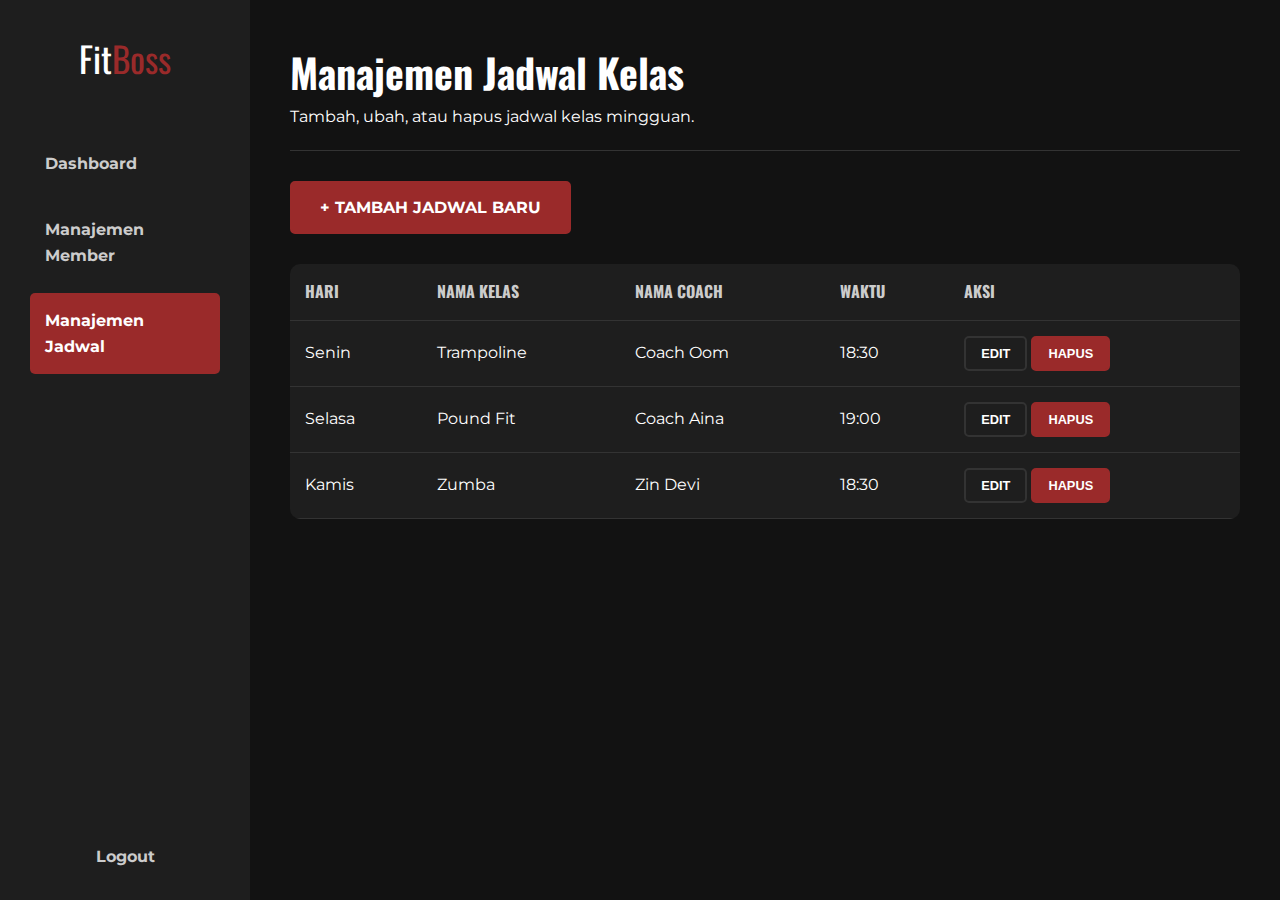
<file: admin/schedule.html>
<!DOCTYPE html>
<html lang="id">
<head>
    <meta charset="UTF-8">
    <meta name="viewport" content="width=device-width, initial-scale=1.0">
    <title>Manajemen Jadwal - Admin FitBoss</title>
    <link rel="stylesheet" href="../style.css">
    <link rel="preconnect" href="https://fonts.googleapis.com">
    <link rel="preconnect" href="https://fonts.gstatic.com" crossorigin>
    <link href="https://fonts.googleapis.com/css2?family=Montserrat:wght@400;700&family=Oswald:wght@700&display=swap" rel="stylesheet">
</head>
<body>

    <div class="admin-wrapper">
        <aside class="sidebar">
            <a href="../index.html" class="logo sidebar-logo">Fit<span>Boss</span></a>
            <nav class="sidebar-nav">
                <ul>
                    <li><a href="dashboard.html">Dashboard</a></li>
                    <li><a href="member.html">Manajemen Member</a></li>
                
                    <li class="active"><a href="schedule.html">Manajemen Jadwal</a></li>
                </ul>
            </nav>
            <div class="sidebar-footer">
                <a href="../index.html" class="logout-link">Logout</a>
            </div>
        </aside>

        <main class="main-content">
            <header class="admin-header">
                <h1>Manajemen Jadwal Kelas</h1>
                <p>Tambah, ubah, atau hapus jadwal kelas mingguan.</p>
            </header>

            <div class="toolbar">
                <a href="admin-add-schedule.html" class="btn btn-primary">+ Tambah Jadwal Baru</a>
            </div>

            <div class="table-container">
                <table class="admin-table">
                    <thead>
                        <tr>
                            <th>Hari</th>
                            <th>Nama Kelas</th>
                            <th>Nama Coach</th>
                            <th>Waktu</th>
                            <th>Aksi</th>
                        </tr>
                    </thead>
                    <tbody>
                        <tr>
                            <td>Senin</td>
                            <td>Trampoline</td>
                            <td>Coach Oom</td>
                            <td>18:30</td>
                            <td>
                                <button class="btn btn-sm btn-secondary">Edit</button>
                                <button class="btn btn-sm btn-danger">Hapus</button>
                            </td>
                        </tr>
                        <tr>
                            <td>Selasa</td>
                            <td>Pound Fit</td>
                            <td>Coach Aina</td>
                            <td>19:00</td>
                            <td>
                                <button class="btn btn-sm btn-secondary">Edit</button>
                                <button class="btn btn-sm btn-danger">Hapus</button>
                            </td>
                        </tr>
                         <tr>
                            <td>Kamis</td>
                            <td>Zumba</td>
                            <td>Zin Devi</td>
                            <td>18:30</td>
                            <td>
                                <button class="btn btn-sm btn-secondary">Edit</button>
                                <button class="btn btn-sm btn-danger">Hapus</button>
                            </td>
                        </tr>
                        </tbody>
                </table>
            </div>
        </main>
    </div>

</body>
</html>
</file>
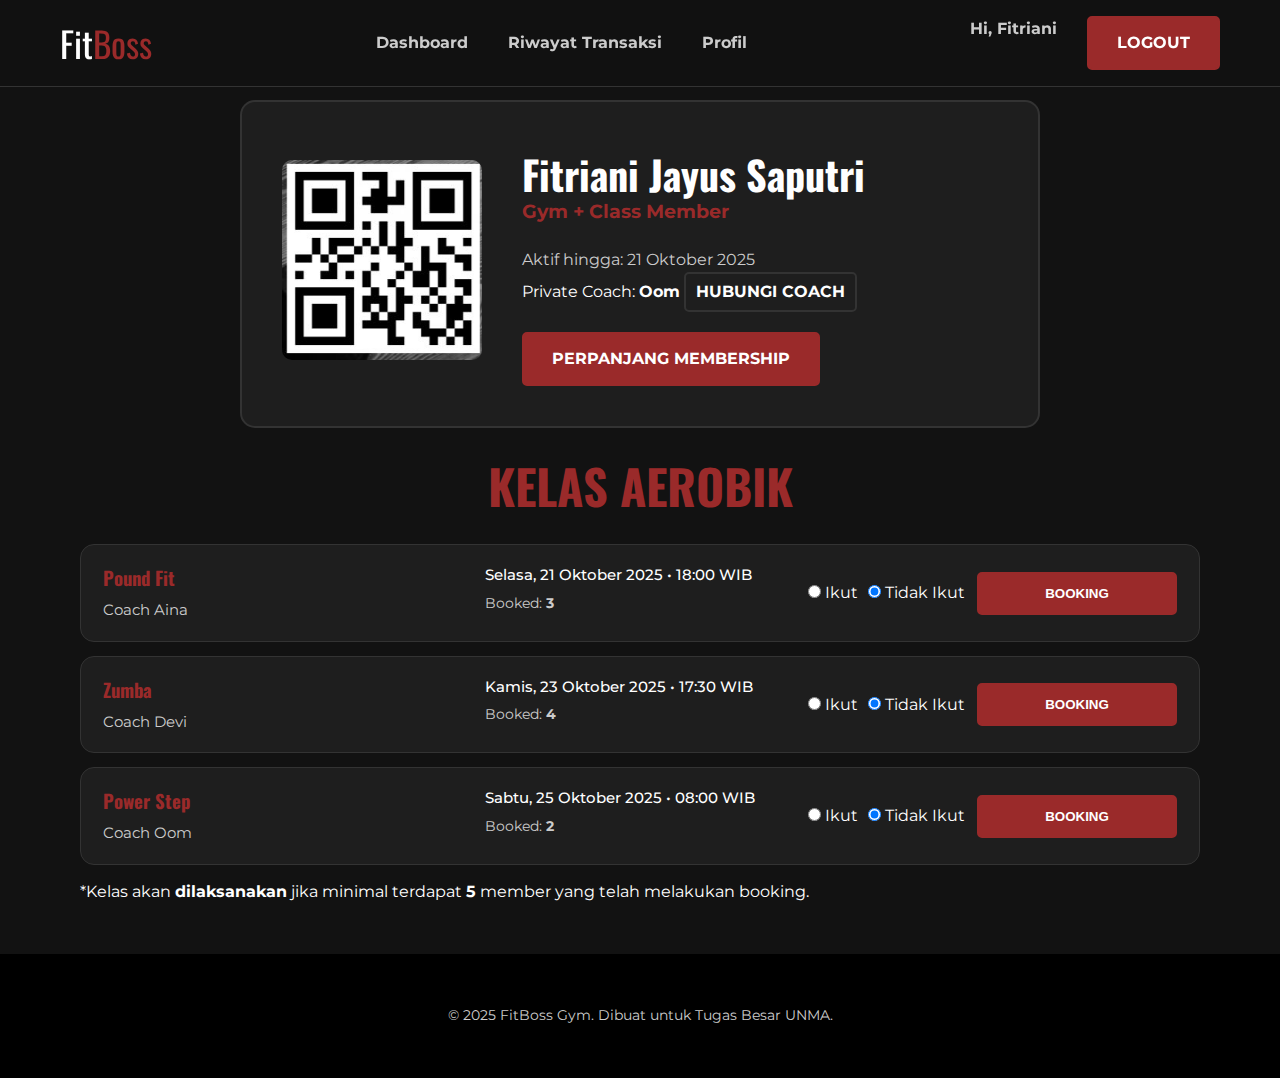
<file: member/dashboard.html>
<!DOCTYPE html>
<html lang="id">
<head>
    <meta charset="UTF-8">
    <meta name="viewport" content="width=device-width, initial-scale=1.0">
    <title>Member Dashboard - FitBoss Gym</title>
    <link rel="stylesheet" href="../style.css">
    <link rel="preconnect" href="https://fonts.googleapis.com">
    <link rel="preconnect" href="https://fonts.gstatic.com" crossorigin>
    <link href="https://fonts.googleapis.com/css2?family=Montserrat:wght@400;700&family=Oswald:wght@700&display=swap" rel="stylesheet">
</head>
<body>

    <header class="navbar">
        <div class="container">
            <a href="../index.html" class="logo">Fit<span>Boss</span></a>
            <nav>
                <ul>
                    <li><a href="/member/dashboard.html">Dashboard</a></li>
                    <li><a href="/member/riwayat-transaksi.html">Riwayat Transaksi</a></li>
                    <li><a href="/member/profile.html">Profil</a></li>
                </ul>
            </nav>
            <div class="auth-buttons">
                <span class="welcome-user">Hi, Fitriani</span>
                <a href="../logout.php" class="btn btn-primary">LOGOUT</a>
            </div>
        </div>
    </header>

    <main>
        <section class="section dashboard-section">
            <div class="container">
                <div class="member-card">
                    <div class="qr-code">
                        <img src="../images/placeholder-qr.png" alt="QR Code for Check-in">
                    </div>
                    <div class="member-info">
                <h2 class="member-name">Fitriani Jayus Saputri</h2>
                <p class="membership-type">Gym + Class Member</p>
                <p class="expiry-date">Aktif hingga: 21 Oktober 2025</p>

                <!-- Tambahan coach -->
                <div class="coach-info">
                  <p>Private Coach: <b id="coachName">Oom</b>
                  <a
                  href="https://wa.me/6281234567890?text=Halo%20Coach%20Oom%2C%20saya%20member%20FitBoss%20ingin%20konfirmasi%20jadwal."
                  target="_blank"
                  class="btn btn-secondary">
                  Hubungi Coach
                </a>
                  </p>
                </div>
                <div class="member-actions">
                <a href="payment.html" class="btn btn-primary renew-btn">Perpanjang Membership</a>
              </div>

              </div>

                </div>
                <div class="container">
                    <h2 class="section-title">Kelas Aerobik</h2>

                    <div id="aero-list" class="aero-grid" aria-live="polite">
                    <!-- item akan di-render via JS -->
                    </div>

                    <p class="aero-note">
                    *Kelas akan <b>dilaksanakan</b> jika minimal terdapat <b>5</b> member yang telah melakukan booking.
                    </p>
                </div>
        </section>
    </main>

    <footer class="footer">
        <div class="container">
            <p class="copyright">&copy; 2025 FitBoss Gym. Dibuat untuk Tugas Besar UNMA.</p>
        </div>
    </footer>
<script>
/* ====== DUMMY DATA 3 HARI ======
   Struktur: { id, day, dateISO, time, className, coach, booked }
*/
const AERO_DUMMY = [
  { id: "aero-1", day: "Selasa", dateISO: "2025-10-21", time: "18:00", className: "Pound Fit", coach: "Aina",  booked: 3 },
  { id: "aero-2", day: "Kamis",  dateISO: "2025-10-23", time: "17:30", className: "Zumba",     coach: "Devi",  booked: 4 },
  { id: "aero-3", day: "Sabtu",  dateISO: "2025-10-25", time: "08:00", className: "Power Step",coach: "Oom",   booked: 2 }
];

// ====== Penyimpanan booking user (localStorage) ======
const LS_KEY = "fitbos_aero_bookings_v1";
const getMyAero = () => JSON.parse(localStorage.getItem(LS_KEY) || "[]");
const setMyAero = (rows) => localStorage.setItem(LS_KEY, JSON.stringify(rows));
const isMine = (id) => !!getMyAero().find(x => x.id === id);

// ====== Util format tanggal (id-ID) ======
function formatTanggal(iso) {
  try {
    const d = new Date(iso + "T00:00:00");
    return d.toLocaleDateString("id-ID", { day: "2-digit", month: "long", year: "numeric" });
  } catch { return iso; }
}

// ====== Render list ======
function renderAero() {
  const wrap = document.getElementById("aero-list");
  wrap.innerHTML = "";

  AERO_DUMMY.forEach(row => {
    const mine = isMine(row.id);
    const card = document.createElement("div");
    card.className = "aero-card";

    card.innerHTML = `
      <div class="aero-head">
        <h3 class="aero-title">${row.className}</h3>
        <span class="aero-coach">Coach ${row.coach}</span>
      </div>

    <div class="aero-meta">
    <div class="aero-datetime">
        ${row.day}, ${formatTanggal(row.dateISO)} • ${row.time} WIB
    </div>
    <div class="aero-booked">
        Booked: <b id="bk-${row.id}">${row.booked + (mine ? 1 : 0)}</b>
    </div>
    </div>

      <div class="aero-booking">
        <div class="radio-group" role="radiogroup" aria-label="Pilih keikutsertaan">
          <label><input type="radio" name="ikut-${row.id}" value="ya" ${mine ? "checked" : ""}> Ikut</label>
          <label><input type="radio" name="ikut-${row.id}" value="tidak" ${mine ? "" : "checked"}> Tidak Ikut</label>
        </div>

        <button class="btn btn-book ${mine ? "btn-secondary" : "btn-primary"}"
                data-id="${row.id}"
                ${mine ? "" : "disabled"}>
          ${mine ? "BATALKAN BOOKING" : "BOOKING"}
        </button>
      </div>
    `;

    wrap.appendChild(card);

    // Elemen interaktif
    const btn = card.querySelector(".btn-book");
    const bookedEl = card.querySelector(`#bk-${row.id}`);
    const radios = card.querySelectorAll(`input[name="ikut-${row.id}"]`);

    // Ubah enable/disable tombol saat radio diganti
    radios.forEach(r => {
      r.addEventListener("change", () => {
        const bookedNow = isMine(row.id);
        if (r.value === "ya") {
          btn.disabled = false;               // bisa booking atau batalkan
        } else {
          btn.disabled = bookedNow ? false : true; // kalau belum booking → nonaktif
        }
      });
    });

    // Klik tombol → toggle booking
    btn.addEventListener("click", () => {
      const bookedNow = isMine(row.id);
      let mineRows = getMyAero();

    if (bookedNow) {
  // Batalkan
    mineRows = mineRows.filter(x => x.id !== row.id);
    setMyAero(mineRows);
    bookedEl.textContent = row.booked;
    btn.textContent = "BOOKING";
    btn.classList.remove("btn-secondary");
    btn.classList.add("btn-primary");

  // ⬇️ tambahkan ini: pindahkan radio ke "Tidak Ikut" & matikan tombol
    const notJoin = card.querySelector(`input[name="ikut-${row.id}"][value="tidak"]`);
    const yesJoin = card.querySelector(`input[name="ikut-${row.id}"][value="ya"]`);
    notJoin.checked = true;
    yesJoin.checked = false;
    btn.disabled = true; // tetap bisa aktif lagi kalau user pilih "Ikut"
    } 
    else {
    // Booking
    mineRows.push({ id: row.id, bookedAt: Date.now() });
    setMyAero(mineRows);
    bookedEl.textContent = row.booked + 1;
    btn.textContent = "BATALKAN BOOKING";
    btn.classList.remove("btn-primary");
    btn.classList.add("btn-secondary");
    btn.disabled = false;

    // pastikan radio ke "Ikut"
    card.querySelector(`input[name="ikut-${row.id}"][value="ya"]`).checked = true;
    }

    });
  });
}

document.addEventListener("DOMContentLoaded", renderAero);
</script>

</body>
</html>
</file>
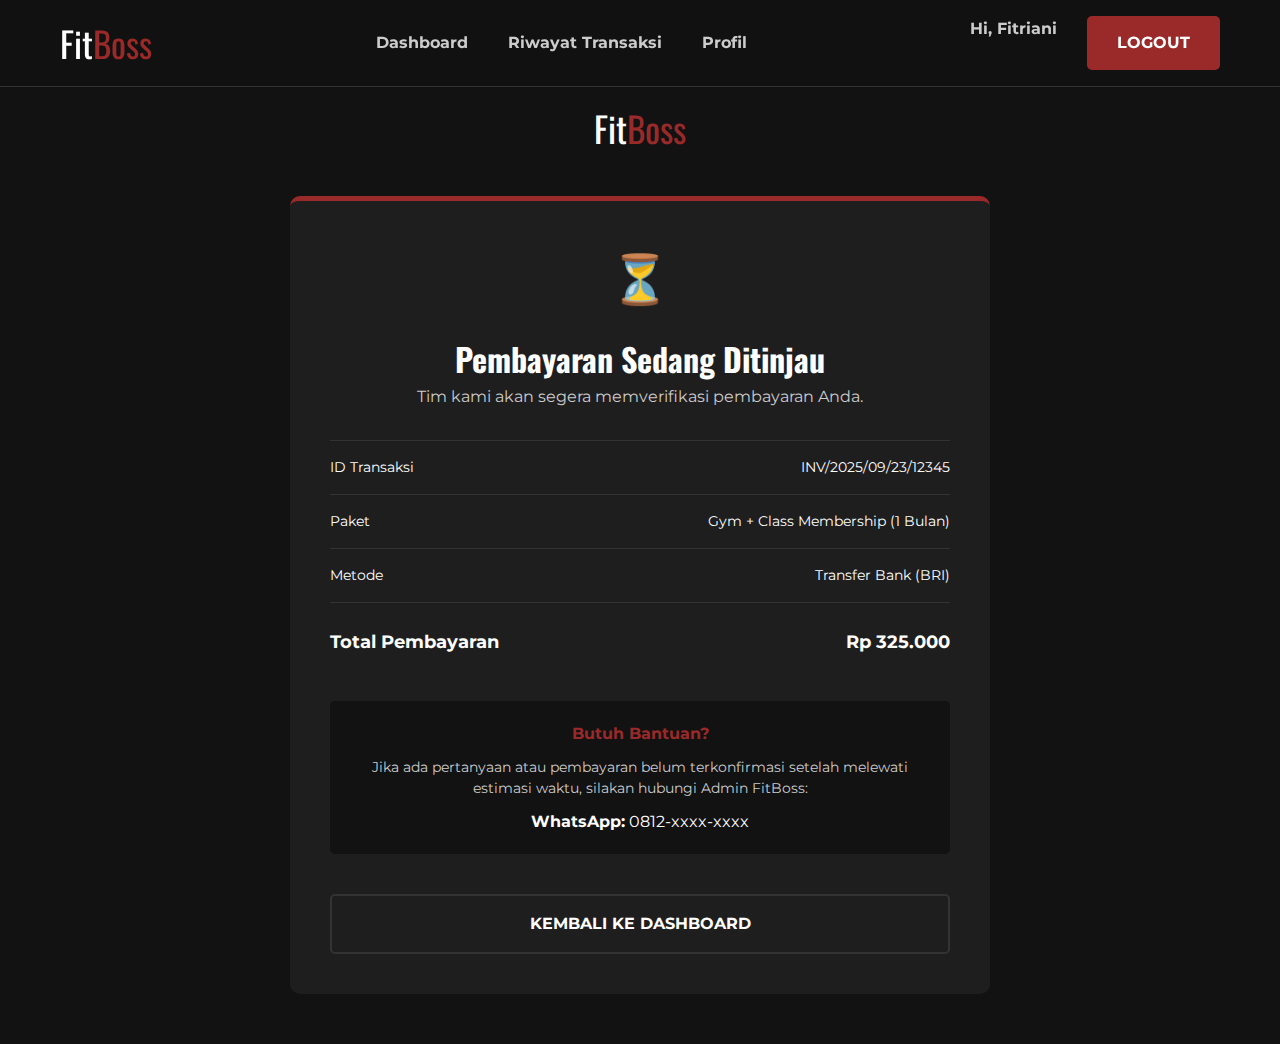
<file: member/konfirmasi.html>
<!DOCTYPE html>
<html lang="id">
<head>
    <meta charset="UTF-8">
    <meta name="viewport" content="width=device-width, initial-scale=1.0">
    <title>Konfirmasi Pembayaran - FitBoss Gym</title>
    <link rel="stylesheet" href="../style.css">
    <link rel="preconnect" href="https://fonts.googleapis.com">
    <link rel="preconnect" href="https://fonts.gstatic.com" crossorigin>
    <link href="https://fonts.googleapis.com/css2?family=Montserrat:wght@400;700&family=Oswald:wght@700&display=swap" rel="stylesheet">
</head>
<body>

    <header class="navbar">
        <div class="container">
            <a href="../index.html" class="logo">Fit<span>Boss</span></a>
            <nav>
    <ul>
        <li><a href="dashboard.html">Dashboard</a></li>
        <li><a href="riwayat-transaksi.html">Riwayat Transaksi</a></li>
        <li><a href="profile.html">Profil</a></li>
    </ul>
</nav>
            <div class="auth-buttons">
                <span class="welcome-user">Hi, Fitriani</span>
                <a href="../index.html" class="btn btn-primary">LOGOUT</a>
            </div>
        </div>
    </header>
<body class="auth-page">

    <div class="confirmation-container">
        <a href="index.html" class="logo auth-logo">Fit<span>Boss</span></a>
        
        <div class="confirmation-card">
            <div class="status-header">
                <span class="status-icon">⏳</span> 
                <h2 class="status-title">Pembayaran Sedang Ditinjau</h2>
                <p class="status-subtitle">Tim kami akan segera memverifikasi pembayaran Anda.</p>
            </div>

            <div class="transaction-summary">
                <div class="summary-item">
                    <span>ID Transaksi</span>
                    <span>INV/2025/09/23/12345</span>
                </div>
                <div class="summary-item">
                    <span>Paket</span>
                    <span>Gym + Class Membership (1 Bulan)</span>
                </div>
                <div class="summary-item">
                    <span>Metode</span>
                    <span>Transfer Bank (BRI)</span>
                </div>
                <div class="summary-total">
                    <span>Total Pembayaran</span>
                    <span>Rp 325.000</span>
                </div>
            </div>

            <div class="contact-info">
                <h4>Butuh Bantuan?</h4>
                <p>Jika ada pertanyaan atau pembayaran belum terkonfirmasi setelah melewati estimasi waktu, silakan hubungi Admin FitBoss:</p>
                <p class="contact-number"><strong>WhatsApp:</strong> 0812-xxxx-xxxx</p>
            </div>

            <a href="dashboard.html" class="btn btn-secondary auth-btn">Kembali ke Dashboard</a>
        </div>
    </div>

</body>
</html>
</file>
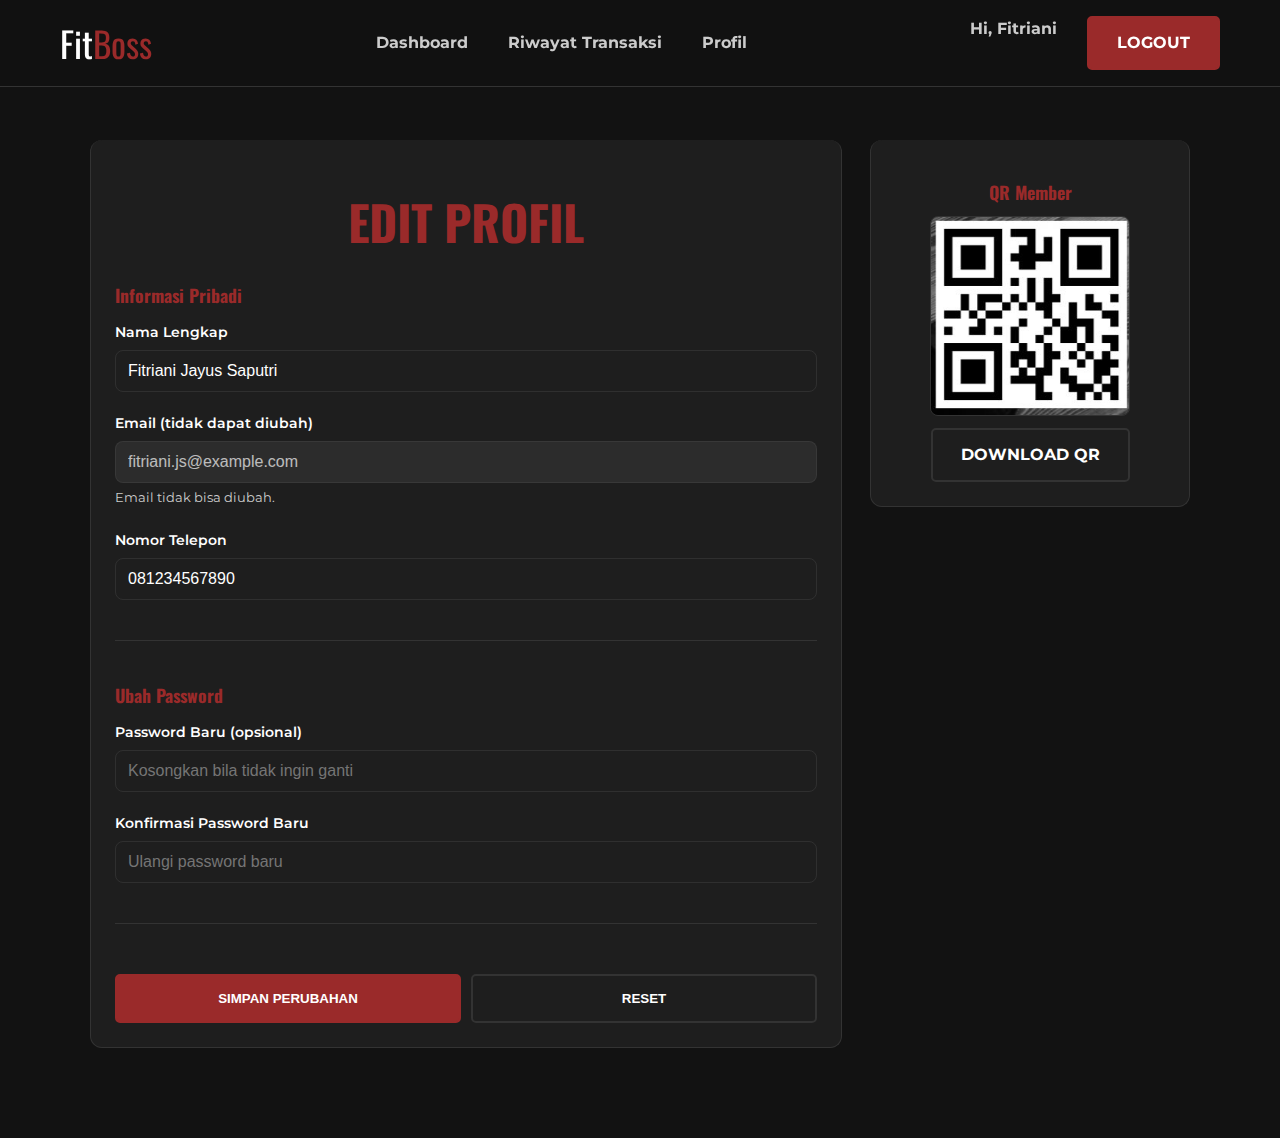
<file: member/profile.html>
<!DOCTYPE html>
<html lang="id">
<head>
  <meta charset="UTF-8" />
  <meta name="viewport" content="width=device-width, initial-scale=1.0"/>
  <title>Profil - FitBoss Gym</title>
  <link rel="stylesheet" href="../style.css">
  <link rel="preconnect" href="https://fonts.googleapis.com" />
  <link rel="preconnect" href="https://fonts.gstatic.com" crossorigin />
  <link href="https://fonts.googleapis.com/css2?family=Montserrat:wght@400;700&family=Oswald:wght@700&display=swap" rel="stylesheet"/>
</head>
<body>

  <!-- Navbar -->
  <header class="navbar">
        <div class="container">
            <a href="../index.html" class="logo">Fit<span>Boss</span></a>
            <nav>
                <ul>
                    <li><a href="/member/dashboard.html">Dashboard</a></li>
                    <li><a href="/member/riwayat-transaksi.html">Riwayat Transaksi</a></li>
                    <li><a href="/member/profile.html">Profil</a></li>
                </ul>
            </nav>
            <div class="auth-buttons">
                <span class="welcome-user">Hi, Fitriani</span>
                <a href="../logout.php" class="btn btn-primary">LOGOUT</a>
            </div>
        </div>
    </header>

  <main>
    <section class="section dashboard-section">
      <div class="profile-wrap">

        <!-- FORM PROFIL -->
        <div class="form-card">
          <h2 class="section-title">Edit Profil</h2>

          <form id="profileForm" autocomplete="off">
            <div class="form-section">
              <h3>Informasi Pribadi</h3>

              <div class="input-group">
                <label for="fullname">Nama Lengkap</label>
                <input type="text" id="fullname" name="fullname" required />
              </div>

              <div class="input-group">
                <label for="email">Email (tidak dapat diubah)</label>
                <input type="email" id="email" name="email" disabled />
                <small>Email tidak bisa diubah.</small>
              </div>

              <div class="input-group">
                <label for="phone">Nomor Telepon</label>
                <input type="tel" id="phone" name="phone" required />
              </div>
            </div>

            <div class="form-section">
              <h3>Ubah Password</h3>
              <div class="input-group">
                <label for="new_password">Password Baru (opsional)</label>
                <input type="password" id="new_password" name="new_password" placeholder="Kosongkan bila tidak ingin ganti"/>
              </div>
              <div class="input-group">
                <label for="confirm_password">Konfirmasi Password Baru</label>
                <input type="password" id="confirm_password" name="confirm_password" placeholder="Ulangi password baru"/>
              </div>
            </div>

            <div class="action-row">
              <button type="submit" class="btn btn-primary auth-btn">Simpan Perubahan</button>
              <button id="resetBtn" type="button" class="btn btn-secondary auth-btn">Reset</button>
            </div>
          </form>
        </div>

        <!-- QR DUMMY -->
        <div class="form-card qr-card">
          <h3>QR Member</h3>
          <img src="../images/placeholder-qr.png" alt="QR Member"/>
          <a class="btn btn-secondary" href="../images/placeholder-qr.png" download="qr-member.png">Download QR</a>
        </div>

      </div>
    </section>
  </main>

  <script>
    const KEY = "fitbos_profile_v1";

    const form = document.getElementById("profileForm");
    const fullnameEl = document.getElementById("fullname");
    const emailEl = document.getElementById("email");
    const phoneEl = document.getElementById("phone");
    const newPwdEl = document.getElementById("new_password");
    const confPwdEl = document.getElementById("confirm_password");
    const resetBtn = document.getElementById("resetBtn");

    function loadProfile() {
      const raw = localStorage.getItem(KEY);
      if (!raw) {
        const seed = {
          fullname: "Fitriani Jayus Saputri",
          email: "fitriani.js@example.com",
          phone: "081234567890",
          updatedAt: Date.now()
        };
        localStorage.setItem(KEY, JSON.stringify(seed));
        fullnameEl.value = seed.fullname;
        emailEl.value = seed.email;
        phoneEl.value = seed.phone;
        return;
      }
      try {
        const p = JSON.parse(raw);
        fullnameEl.value = p.fullname || "";
        emailEl.value   = p.email   || "";
        phoneEl.value   = p.phone   || "";
      } catch(e){}
    }

    function saveProfile(e){
      e.preventDefault();
      const p = (newPwdEl.value || "").trim();
      const pc = (confPwdEl.value || "").trim();
      if ((p || pc) && p !== pc) {
        alert("Password dan konfirmasi tidak cocok.");
        return;
      }
      const before = JSON.parse(localStorage.getItem(KEY) || "{}");
      const profile = {
        fullname: fullnameEl.value.trim(),
        email: before.email || emailEl.value.trim(),
        phone: phoneEl.value.trim(),
        password: p ? p : before.password,
        updatedAt: Date.now()
      };
      localStorage.setItem(KEY, JSON.stringify(profile));
      newPwdEl.value = "";
      confPwdEl.value = "";
      alert("Perubahan tersimpan (demo lokal).");
    }

    function resetForm(){
      loadProfile();
      newPwdEl.value = "";
      confPwdEl.value = "";
    }

    document.addEventListener("DOMContentLoaded", loadProfile);
    form.addEventListener("submit", saveProfile);
    resetBtn.addEventListener("click", (ev)=>{ ev.preventDefault(); resetForm(); });
  </script>
</body>
</html>
</file>
<file: style.css>
:root {
    --bg-color: #121212;
    --primary-color: #9A2A2A;
    /* Merah Wine */
    --secondary-color: #333;
    --text-color: #FFFFFF;
    --text-muted: #CCCCCC;
    --card-bg: #1E1E1E;
    --font-heading: 'Oswald', sans-serif;
    --font-body: 'Montserrat', sans-serif;
}

* {
    margin: 0;
    padding: 0;
    box-sizing: border-box;
}

html {
    scroll-behavior: smooth;
}

body {
    font-family: var(--font-body);
    background-color: var(--bg-color);
    color: var(--text-color);
    line-height: 1.6;
}

.container {
    max-width: 1200px;
    margin: 0 auto;
    padding: 0 20px;
}

.section {
    padding: 100px 0;
}

.section-dark {
    background-color: #000;
}

.section-title {
    text-align: center;
    font-size: 3rem;
    font-family: var(--font-heading);
    text-transform: uppercase;
    margin-top: 20px;
    margin-bottom: 20px;
    color: var(--primary-color);
}

.btn {
    display: inline-block;
    padding: 12px 28px;
    border-radius: 5px;
    text-decoration: none;
    font-weight: 700;
    transition: all 0.3s ease;
    text-transform: uppercase;
    border: 2px solid transparent;
}

.btn-primary {
    background-color: var(--primary-color);
    color: var(--text-color);
    border-color: var(--primary-color);
}

.btn-primary:hover {
    background-color: transparent;
    color: var(--primary-color);
}

.coach-info .btn-secondary {
    padding: 5px 10px;
}

.btn-secondary {
    background-color: transparent;
    color: var(--text-color);
    border-color: var(--secondary-color);
}

.btn-secondary:hover {
    background-color: var(--secondary-color);
}

.btn-large {
    font-size: 1.1rem;
    padding: 15px 35px;
}

.navbar {
    background-color: rgba(18, 18, 18, 0.8);
    backdrop-filter: blur(10px);
    padding: 15px 0;
    position: fixed;
    width: 100%;
    z-index: 1000;
    top: 0;
    left: 0;
    border-bottom: 1px solid var(--secondary-color);
}

.navbar .container {
    display: flex;
    justify-content: space-between;
    align-items: center;
}

.logo {
    font-size: 2.2rem;
    font-family: var(--font-heading);
    color: var(--text-color);
    text-decoration: none;
}

.logo span {
    color: var(--primary-color);
}

.navbar nav ul {
    list-style: none;
    display: flex;
    gap: 40px;
}

.navbar nav a {
    color: var(--text-muted);
    text-decoration: none;
    font-weight: 700;
    transition: color 0.3s;
}

.navbar nav a:hover {
    color: var(--primary-color);
}

.auth-buttons {
    display: flex;
    gap: 15px;
}

.hero {
    height: 120vh;
    position: relative;
    display: flex;
    align-items: center;
    text-align: center;
    background: url('images/hero-bg.jpg') no-repeat center center/cover;
}

.hero-overlay {
    position: absolute;
    top: 0;
    left: 0;
    width: 100%;
    height: 100%;
    background-color: rgba(0, 0, 0, 0.7);
}

.hero-content {
    position: relative;
    z-index: 2;
    margin-top: 100px;
    margin-bottom: 100px;
}

.hero h1 {
    font-family: var(--font-heading);
    font-size: 5rem;
    text-transform: uppercase;
    margin-bottom: 20px;
}

.hero p {
    font-size: 1.2rem;
    color: var(--text-muted);
    margin-bottom: 40px;
    max-width: 600px;
    margin-left: auto;
    margin-right: auto;
}

.paket-container {
    display: flex;
    justify-content: center;
    align-items: center;
    gap: 30px;
}

.paket-card {
    background-color: var(--card-bg);
    padding: 40px;
    border-radius: 10px;
    text-align: center;
    width: 360px;
    border: 2px solid var(--secondary-color);
    transition: all 0.3s ease;
    position: relative;
}

.paket-card:hover {
    transform: translateY(-10px);
}

.paket-card.featured {
    border-color: var(--primary-color);
    transform: scale(1.05);
    z-index: 5;
}

.badge {
    position: absolute;
    top: 15px;
    right: -45px;
    background-color: var(--primary-color);
    color: white;
    padding: 5px 50px;
    transform: rotate(45deg);
    font-size: 0.9rem;
    font-weight: 700;
}

.paket-card h3 {
    font-family: var(--font-heading);
    font-size: 2rem;
    margin-bottom: 15px;
}

.paket-card .harga {
    font-size: 3rem;
    font-weight: 700;
    font-family: var(--font-heading);
    color: var(--primary-color);
    margin-bottom: 10px;
}

.paket-card .harga span {
    font-size: 1rem;
    color: var(--text-muted);
}

.paket-card ul {
    list-style: none;
    text-align: left;
    margin: 30px 0 40px 20px;
}

.paket-card ul li {
    margin-bottom: 10px;
}

.jadwal-grid {
    display: grid;
    grid-template-columns: repeat(3, 1fr);
    gap: 20px;
}

.jadwal-card {
    position: relative;
    border-radius: 10px;
    overflow: hidden;
    cursor: pointer;
    height: 300px;
    background-size: cover;
    background-position: center;
    transition: transform 0.4s ease;
}

.jadwal-card:hover {
    transform: scale(1.05);
}

.jadwal-card .info {
    position: absolute;
    bottom: 0;
    left: 0;
    width: 100%;
    padding: 20px;
    background: linear-gradient(transparent, rgba(0, 0, 0, 0.9));
    color: white;
}

.jadwal-card .info h3 {
    font-family: var(--font-heading);
    color: var(--primary-color);
}

.testimoni-container {
    display: flex;
    gap: 30px;
}

.testimoni-card {
    background-color: var(--card-bg);
    padding: 30px;
    border-radius: 10px;
    text-align: center;
    border-left: 5px solid var(--primary-color);
}

.profile-pic {
    width: 80px;
    height: 80px;
    border-radius: 50%;
    object-fit: cover;
    margin-bottom: 20px;
}

.quote {
    font-style: italic;
    color: var(--text-muted);
    margin-bottom: 20px;
}

.author {
    font-weight: 700;
    font-family: var(--font-heading);
}

.footer {
    background-color: #000;
    padding: 50px 0;
    text-align: center;
}

.footer .logo {
    margin-bottom: 20px;
}

.footer .alamat {
    font-size: 1.1rem;
    color: var(--text-color);
    margin-bottom: 20px;
}

.footer .social-media {
    margin-bottom: 20px;
}

.footer .social-media a {
    color: var(--text-muted);
    margin: 0 10px;
    text-decoration: none;
}

.footer .copyright {
    font-size: 0.9rem;
    color: var(--text-muted);
}

.auth-page {
    display: flex;
    justify-content: center;
    align-items: center;
    min-height: 100vh;
    padding-top: 50px;
    background-color: var(--bg-color);
}

.auth-container {
    text-align: center;
}

.auth-logo {
    margin-bottom: 40px;
    display: inline-block;
}

.auth-card {
    background-color: var(--card-bg);
    padding: 40px;
    border-radius: 10px;
    width: 400px;
    text-align: left;
    border-top: 5px solid var(--primary-color);
}

.auth-card h2 {
    font-family: var(--font-heading);
    text-align: center;
    margin-bottom: 30px;
    font-size: 2rem;
}

.input-group {
    margin-bottom: 20px;
}

.input-group label {
    display: block;
    margin-bottom: 5px;
    font-size: 0.9rem;
    color: var(--text-muted);
}

.input-group input {
    width: 100%;
    padding: 12px;
    background-color: var(--bg-color);
    border: 1px solid var(--secondary-color);
    border-radius: 5px;
    color: var(--text-color);
    font-size: 1rem;
}

.auth-btn {
    width: 100%;
    padding: 15px;
    margin-top: 10px;
}

.auth-switch {
    text-align: center;
    margin-top: 20px;
    font-size: 0.9rem;
}

.auth-switch a {
    color: var(--primary-color);
    font-weight: 700;
    text-decoration: none;
}


.modal {
    display: none;
    position: fixed;
    z-index: 2000;
    left: 0;
    top: 0;
    width: 100%;
    height: 100%;
    overflow: auto;
}

.modal-overlay {
    position: fixed;
    left: 0;
    top: 0;
    width: 100%;
    height: 100%;
    background-color: rgba(0, 0, 0, 0.7);
}

.modal-content {
    position: relative;
    background-color: var(--card-bg);
    margin: 10% auto;
    padding: 40px;
    border-radius: 10px;
    width: 90%;
    max-width: 980px;
    border-top: 5px solid var(--primary-color);
}

.close-modal {
    color: var(--text-muted);
    position: absolute;
    top: 15px;
    right: 25px;
    font-size: 28px;
    font-weight: bold;
    background: none;
    border: none;
    cursor: pointer;
}

.close-modal:hover {
    color: var(--primary-color);
}

.coach-container-modal {
    display: flex;
    justify-content: center;
    gap: 30px;
    margin-top: 40px;
}

html {
    scroll-padding-top: 90px;
}

.paket-container {
    flex-wrap: wrap;
}

.paket-card {
    max-width: 100%;
}

@media (max-width: 992px) {
    .jadwal-grid {
        grid-template-columns: repeat(2, 1fr);
    }

    .hero h1 {
        font-size: 3.2rem;
    }
}

@media (max-width: 600px) {
    .jadwal-grid {
        grid-template-columns: 1fr;
    }

    .section {
        padding: 70px 0;
    }

    .hero h1 {
        font-size: 2.4rem;
    }

    .paket-card {
        width: 100%;
    }
}

:focus-visible {
    outline: 2px solid var(--primary-color);
    outline-offset: 2px;
}

.navbar {
    backdrop-filter: blur(10px);
    -webkit-backdrop-filter: blur(10px);
}

.coach-card {
    background-color: var(--card-bg);
    border: 1px solid var(--secondary-color);
    border-radius: 10px;
    padding: 20px;
    width: 280px;
    text-align: center;
}

.coach-pic {
    width: 100%;
    height: 180px;
    object-fit: cover;
    border-radius: 8px;
    margin-bottom: 15px;
}

.coach-card h3 {
    font-family: var(--font-heading);
    margin-bottom: 8px;
}

.coach-card .harga {
    color: var(--primary-color);
    font-weight: 700;
    margin-bottom: 12px;
}



/* Tambahan CSS untuk Halaman Dashboard */

.welcome-user {
    color: var(--text-muted);
    font-weight: 700;
    margin-right: 15px;
}

.dashboard-section {
    padding-top: 100px;
    /* Beri jarak dari navbar */
    padding-bottom: 50px;
}

.member-card {
    background-color: var(--card-bg);
    border-radius: 15px;
    display: flex;
    /* <-- Kunci agar QR Code & Info sejajar */
    align-items: center;
    gap: 40px;
    padding: 40px;
    max-width: 800px;
    margin: 0 auto;
    border: 2px solid var(--secondary-color);
}

.qr-code img {
    width: 200px;
    height: 200px;
    border-radius: 10px;
}

.member-info {
    flex-grow: 1;
}

.member-name {
    font-family: var(--font-heading);
    font-size: 2.5rem;
    color: var(--text-color);
}

.membership-type {
    font-size: 1.2rem;
    color: var(--primary-color);
    font-weight: 700;
    margin-top: -10px;
}

.expiry-date {
    color: var(--text-muted);
    margin-top: 20px;
    font-size: 1rem;
}

.renew-btn {
    margin-top: 20px;
}

.dashboard-menu {
    display: flex;
    /* <-- Kunci agar 3 menu di bawah sejajar */
    justify-content: center;
    gap: 30px;
    margin-top: 80px;
    max-width: 900px;
    margin-left: auto;
    margin-right: auto;
}

.menu-item {
    background-color: var(--card-bg);
    padding: 30px;
    border-radius: 10px;
    text-decoration: none;
    color: var(--text-color);
    flex-basis: 30%;
    border-bottom: 4px solid var(--secondary-color);
    transition: all 0.3s ease;
}

.menu-item:hover {
    transform: translateY(-5px);
    border-bottom-color: var(--primary-color);
}

.menu-item h3 {
    font-family: var(--font-heading);
    color: var(--primary-color);
    margin-bottom: 10px;
}

.menu-item p {
    color: var(--text-muted);
    font-size: 0.9rem;
}

/* ... (kode css sebelumnya) ... */

/* Tambahan CSS untuk Halaman Pembayaran */

.payment-container {
    width: 100%;
    max-width: 900px;
    margin: 50px auto;
    padding: 20px;
    text-align: center;
}

.payment-card {
    display: flex;
    flex-wrap: wrap; /* Agar responsif di layar kecil */
    gap: 40px;
    background-color: var(--card-bg);
    padding: 40px;
    border-radius: 10px;
    text-align: left;
    border-top: 5px solid var(--primary-color);
}

.order-summary,
.payment-methods {
    flex: 1; /* Membuat kedua kolom fleksibel */
    min-width: 300px; /* Lebar minimum sebelum pindah baris */
}

.order-summary h3,
.payment-methods h3 {
    font-family: var(--font-heading);
    margin-bottom: 25px;
    font-size: 1.5rem;
}

.summary-item,
.summary-total {
    display: flex;
    justify-content: space-between;
    padding: 15px 0;
    border-bottom: 1px solid var(--secondary-color);
    font-size: 0.9rem;
}

.summary-total {
    font-weight: 700;
    font-size: 1.1rem;
    border-bottom: none;
    margin-top: 10px;
}

.method-option {
    display: block;
    padding: 15px;
    border: 1px solid var(--secondary-color);
    border-radius: 5px;
    margin-bottom: 15px;
    cursor: pointer;
    transition: all 0.2s ease-in-out;
}

.method-option:has(input:checked) {
    border-color: var(--primary-color);
    background-color: rgba(154, 42, 42, 0.1);
}

.method-option input {
    margin-right: 10px;
}

.payment-details {
    display: none; /* Sembunyikan secara default */
    padding: 20px;
    background-color: var(--bg-color);
    border-radius: 5px;
    margin-top: -5px;
    margin-bottom: 20px;
}

.account-info {
    margin: 15px 0;
    padding: 15px;
    background-color: #000;
    border-radius: 5px;
}

.account-info p {
    margin: 5px 0;
}

.timer-warning {
    font-size: 0.9rem;
    color: var(--text-muted);
    font-style: italic;
}

.qris-image {
    width: 150px;
    height: 150px;
    display: block;
    margin: 15px auto;
}

/* ... (kode css sebelumnya) ... */

/* Tambahan CSS untuk Halaman Konfirmasi Pembayaran */

.confirmation-container {
    width: 100%;
    max-width: 700px;
    margin: 50px auto;
    text-align: center;
}

.confirmation-card {
    background-color: var(--card-bg);
    padding: 40px;
    border-radius: 10px;
    text-align: center;
    border-top: 5px solid var(--primary-color);
}

.status-header .status-icon {
    font-size: 3rem;
    display: block;
    margin-bottom: 15px;
}

.status-header .status-title {
    font-family: var(--font-heading);
    font-size: 2rem;
    color: var(--text-color);
}

.status-header .status-subtitle {
    font-size: 1rem;
    color: var(--text-muted);
    margin-bottom: 30px;
}

.transaction-summary {
    text-align: left;
    margin-bottom: 30px;
    border-top: 1px solid var(--secondary-color);
}

.contact-info {
    background-color: var(--bg-color);
    padding: 20px;
    border-radius: 5px;
    margin-bottom: 30px;
}

.contact-info h4 {
    margin-bottom: 10px;
    color: var(--primary-color);
}

.contact-info p {
    font-size: 0.9rem;
    color: var(--text-muted);
    line-height: 1.5;
}

.contact-number {
    margin-top: 10px;
    font-size: 1rem !important;
    color: var(--text-color) !important;
}

/* ... (kode css sebelumnya) ... */

/* Tambahan CSS untuk Halaman Edit Profil */

.form-card {
    max-width: 700px;
    margin: 0 auto;
    background-color: var(--card-bg);
    padding: 40px;
    border-radius: 10px;
    border-top: 5px solid var(--primary-color);
}

.form-section {
    margin-bottom: 40px;
    padding-bottom: 20px;
    border-bottom: 1px solid var(--secondary-color);
}

.form-section:last-of-type {
    border-bottom: none;
    margin-bottom: 20px;
}

.form-section h3 {
    font-family: var(--font-heading);
    margin-bottom: 25px;
    font-size: 1.5rem;
}

.input-group small {
    display: block;
    font-size: 0.8rem;
    color: var(--text-muted);
    margin-top: 5px;
}

.input-group input:disabled {
    background-color: var(--secondary-color);
    cursor: not-allowed;
}

/* ===== Compact horizontal layout untuk Kelas Aerobik ===== */

/* ===== Layout Kelas Aerobik versi rapi ===== */
.aero-card {
    display: grid;
    grid-template-columns: 1.2fr 1fr auto;
    /* kiri: nama/coach | tengah: tgl/jam/booked | kanan: radio+tombol */
    gap: 16px 24px;
    padding: 18px 22px;
    background: var(--card-bg, #161616);
    border: 1px solid var(--secondary-color);
    border-radius: 14px;
    margin: 14px 0;
    /* jarak antar card */
}

/* Kiri */
.aero-head {
    display: block;
}

.aero-title {
    margin: 0 0 4px;
    font-family: var(--font-heading);
    color: var(--primary-color);
}

.aero-coach {
    color: var(--text-muted);
    font-size: .95rem;
}

/* Tengah */
.aero-meta {
    display: flex;
    flex-direction: column;
    /* 2 baris: datetime + booked */
    align-items: flex-start;
    gap: 4px;
    font-size: .95rem;
    color: var(--text-color);
}

.aero-datetime {
    font-weight: 500;
    white-space: nowrap;
    /* biar tetap satu baris */
}

.aero-booked {
    font-size: .9rem;
    color: var(--text-muted);
}

.aero-booked {
    font-size: .9rem;
}

/* Kanan */
.aero-booking {
    display: flex;
    align-items: center;
    justify-content: flex-end;
    gap: 12px;
}

.radio-group {
    display: flex;
    gap: 10px;
}

.btn-book {
    width: 200px;
    /* konsisten untuk BOOKING / BATALKAN */
    text-align: center;
}

/* Responsif */
@media (max-width: 992px) {
    .aero-card {
        grid-template-columns: 1fr;
        align-items: flex-start;
    }

    .aero-booking {
        justify-content: flex-start;
        flex-wrap: wrap;
    }

    .btn-book {
        width: 100%;
    }
}

/* ===== Profil Member (edit-profile.html) ===== */
.profile-wrap {
    max-width: 920px;
    margin: 40px auto 40px;
    display: grid;
    grid-template-columns: 1fr 320px;
    /* form | QR */
    gap: 28px;
    align-items: start;
}

.profile-card {
    background: var(--card-bg);
    border: 1px solid var(--secondary-color);
    border-radius: 12px;
    padding: 22px;
}

.subhead {
    font-size: 1rem;
    margin: 16px 0 8px;
    color: var(--text-color);
}

.mt-12 {
    margin-top: 12px;
}

.mt-16 {
    margin-top: 16px;
}

.mt-10 {
    margin-top: 10px;
}

.input-group label {
    display: block;
    margin-bottom: 6px;
    color: var(--text-color);
    font-weight: 600;
}

.input-group input {
    width: 100%;
    padding: 10px 12px;
    border-radius: 8px;
    border: 1px solid rgba(255, 255, 255, 0.06);
    background: transparent;
    color: var(--text-color);
}

.input-group input:disabled {
    opacity: .7;
    cursor: not-allowed;
}

.action-row {
    display: flex;
    gap: 10px;
    align-items: center;
    margin-top: 14px;
}

.msg {
    display: none;
    padding: 10px 12px;
    border-radius: 8px;
}

.msg.success {
    background: rgba(107, 213, 139, 0.08);
    color: #6bd58b;
    border: 1px solid rgba(107, 213, 139, 0.12);
}

.msg.error {
    background: rgba(255, 100, 100, 0.06);
    color: #ff7a7a;
    border: 1px solid rgba(255, 100, 100, 0.08);
}

.qr-card {
    text-align: center;
    padding: 18px;
}

.qr-image {
    width: 200px;
    height: 200px;
    border-radius: 6px;
    border: 1px solid var(--secondary-color);
    background: #fff;
    display: block;
    margin: 6px auto 12px;
}

.qr-actions {
    display: flex;
    gap: 8px;
    justify-content: center;
    margin-top: 8px;
}

.small-note {
    color: var(--text-muted);
    font-size: .92rem;
    margin-top: 10px;
}

@media (max-width: 992px) {
    .profile-wrap {
        grid-template-columns: 1fr;
        margin-top: 80px;
        padding: 0 18px;
    }

    .qr-image {
        width: 180px;
        height: 180px;
    }

    .action-row {
        flex-wrap: wrap;
    }
}

/* ===== Tweak tampilan halaman Profil ===== */
.profile-wrap {
    max-width: 1100px;
    /* sedikit lebih lebar biar lega */
    margin: 40px auto 40px;
    display: grid;
    grid-template-columns: 1fr 320px;
    /* form | QR */
    gap: 28px;
    align-items: start;
}

.profile-wrap .form-card {
    max-width: 100%;
    /* biar mengikuti grid */
    margin: 0;
    /* hilangkan auto-center */
    border-top: none;
    /* optional: kalau tidak mau strip merah di atas */
    padding: 24px;
    /* seragam dengan dashboard */
}

.form-card {
    background: var(--card-bg);
    border: 1px solid var(--secondary-color);
    border-radius: 12px;
    padding: 24px;
}

/* Judul khusus profil (lebih kecil dari .section-title umum) */
.profile-title {
    font-family: var(--font-heading);
    color: var(--primary-color);
    font-size: 1.6rem;
    letter-spacing: .5px;
    margin: 0 0 12px;
}

.form-card h3 {
    font-family: var(--font-heading);
    color: var(--primary-color);
    font-size: 1.1rem;
    margin: 14px 0 10px;
}

.input-group {
    margin-top: 12px;
}

.input-group label {
    display: block;
    margin-bottom: 6px;
    color: var(--text-color);
    font-weight: 600;
}

.input-group input {
    width: 100%;
    padding: 10px 12px;
    border-radius: 8px;
    border: 1px solid rgba(255, 255, 255, 0.08);
    background: transparent;
    color: var(--text-color);
    line-height: 1.25;
}

.input-group input:disabled {
    opacity: .7;
    cursor: not-allowed;
}

.action-row {
    display: flex;
    gap: 10px;
    align-items: center;
    margin-top: 16px;
}

/* Panel QR */
.qr-card {
    text-align: center;
}

.qr-card img {
    width: 200px;
    height: 200px;
    background: #fff;
    border: 1px solid var(--secondary-color);
    border-radius: 8px;
    display: block;
    margin: 8px auto 12px;
}

.small-note {
    color: var(--text-muted);
    font-size: .9rem;
    margin-top: 10px;
}

/* Responsif */
@media (max-width: 992px) {
    .profile-wrap {
        grid-template-columns: 1fr;
        margin-top: 40px;
        padding: 0 18px;
    }

    .qr-card img {
        width: 180px;
        height: 180px;
    }

    .action-row {
        flex-wrap: wrap;
    }
}

/* ============================ */
/* CSS UNTUK HALAMAN ADMIN    */
/* ============================ */

.admin-wrapper {
    display: flex;
    min-height: 100vh;
}

/* Sidebar Styling */
.sidebar {
    flex-basis: 250px;
    /* Lebar sidebar */
    flex-shrink: 0;
    background-color: var(--card-bg);
    padding: 30px;
    display: flex;
    flex-direction: column;
}

.sidebar-logo {
    text-align: center;
    margin-bottom: 50px;
}

.sidebar-nav ul {
    list-style: none;
}

.sidebar-nav li a {
    display: block;
    color: var(--text-muted);
    text-decoration: none;
    padding: 15px;
    border-radius: 5px;
    font-weight: 700;
    margin-bottom: 10px;
    transition: all 0.3s ease;
}

.sidebar-nav li a:hover {
    background-color: var(--secondary-color);
    color: var(--text-color);
}

.sidebar-nav li.active a {
    background-color: var(--primary-color);
    color: var(--text-color);
}

.sidebar-footer {
    margin-top: auto;
    text-align: left;
    /* Mendorong logout ke bawah */
}

.logout-link {
    display: block;
    text-align: center;
    color: var(--text-muted);
    font-weight: 700;
    text-decoration: none;
}

/* Main Content Styling */
.main-content {
    flex-grow: 1;
    padding: 40px;
    background-color: var(--bg-color);
}

.admin-header {
    padding-bottom: 20px;
    margin-bottom: 30px;
    border-bottom: 1px solid var(--secondary-color);
}

.admin-header h1 {
    font-family: var(--font-heading);
    font-size: 2.5rem;
}

/* Stat Cards Styling */
.stat-cards {
    display: grid;
    grid-template-columns: repeat(auto-fit, minmax(250px, 1fr));
    gap: 30px;
}

.stat-card {
    background-color: var(--card-bg);
    padding: 25px;
    border-radius: 10px;
    border-left: 5px solid var(--secondary-color);
}

.stat-card h4 {
    font-size: 1rem;
    color: var(--text-muted);
    margin-bottom: 10px;
}

.stat-card .stat-number {
    font-size: 2.5rem;
    font-weight: 700;
    font-family: var(--font-heading);
}

.stat-card.pending {
    border-left-color: var(--primary-color);
    color: var(--primary-color);
}

.content-placeholder {
    margin-top: 40px;
    padding: 40px;
    background-color: var(--card-bg);
    border-radius: 10px;
    text-align: center;
    color: var(--text-muted);
}

/* ... (kode css sebelumnya) ... */

/* Tambahan CSS untuk Halaman Manajemen (Tabel, dll) */

.toolbar {
    margin-bottom: 30px;
}

.search-bar input {
    width: 100%;
    max-width: 400px;
    padding: 12px;
    background-color: var(--card-bg);
    border: 1px solid var(--secondary-color);
    border-radius: 5px;
    color: var(--text-color);
    font-size: 1rem;
}

.table-container {
    background-color: var(--card-bg);
    border-radius: 10px;
    overflow-x: auto;
    /* Agar bisa di-scroll horizontal jika tabel terlalu lebar */
}

.admin-table {
    width: 100%;
    border-collapse: collapse;
    /* Menghilangkan jarak antar border */
}

.admin-table th,
.admin-table td {
    padding: 15px;
    text-align: left;
    border-bottom: 1px solid var(--secondary-color);
}

.admin-table th {
    font-family: var(--font-heading);
    text-transform: uppercase;
    color: var(--text-muted);
}

.admin-table tbody tr:hover {
    background-color: var(--secondary-color);
}

.status {
    padding: 5px 10px;
    border-radius: 20px;
    font-size: 0.8rem;
    font-weight: 700;
}

.status.active {
    background-color: rgba(3, 172, 19, 0.1);
    color: #03ac13;
}

.status.expired {
    background-color: rgba(154, 42, 42, 0.1);
    color: var(--primary-color);
}

.btn-sm {
    padding: 8px 15px;
    font-size: 0.8rem;
}

/* ... (kode css sebelumnya) ... */

/* Tambahan CSS untuk tombol Aksi */
.btn-danger {
    background-color: var(--primary-color);
    color: var(--text-color);
    border-color: var(--primary-color);
}

.btn-danger:hover {
    background-color: #7d2424;
    /* Warna merah lebih gelap */
    border-color: #7d2424;
}

/* ... (kode css sebelumnya) ... */

/* Tambahan CSS untuk tombol Aksi Konfirmasi */
.btn-success {
    background-color: #03ac13;
    border-color: #03ac13;
    color: var(--text-color);
}

.btn-success:hover {
    background-color: #028a0f;
    /* Warna hijau lebih gelap */
    border-color: #028a0f;
}

/* Tambahan CSS untuk Modal Detail Member Admin */
/* CSS FINAL UNTUK MODAL ADMIN */
.admin-member-card {
    display: flex;
    align-items: center;
    gap: 30px;
    margin-top: 20px;
}

.qr-code-admin {
    text-align: center;
    flex-shrink: 0;
}

.qr-code-admin img {
    width: 150px;
    height: 150px;
    border-radius: 5px;
    display: block;
}

.qr-code-admin p {
    font-size: 0.9rem;
    color: var(--text-muted);
    margin-top: 10px;
}

.member-info-admin h3 {
    font-family: var(--font-heading);
    font-size: 2rem;
    margin-bottom: 15px;
}

.member-info-admin p {
    margin-bottom: 10px;
    font-size: 1rem;
}

.confirmation-section {
    margin-top: 30px;
    padding-top: 20px;
    border-top: 1px solid var(--secondary-color);
}

.confirmation-section h4 {
    margin-bottom: 15px;
    color: var(--primary-color);
}

.proof-link {
    color: var(--primary-color);
    font-weight: 700;
    text-decoration: underline;
    font-size: 0.9rem;
}

.proof-link:hover {
    color: #ff4747;
}

.modal-actions {
    margin-top: 30px;
    padding-top: 20px;
    border-top: 1px solid var(--secondary-color);
    display: flex;
    justify-content: flex-end;
    /* Tombol di pojok kanan */
    gap: 15px;
}


/* Tambahan CSS untuk Modal Detail Member Admin (Revisi) */
.admin-member-card {
    display: flex;
    align-items: center;
    gap: 30px;
    margin-top: 20px;
}

.qr-code-admin {
    text-align: center;
    flex-shrink: 0;
}

.qr-code-admin img {
    width: 150px;
    height: 150px;
    border-radius: 5px;
    display: block;
}

.qr-code-admin p {
    font-size: 0.9rem;
    color: var(--text-muted);
    margin-top: 10px;
}

.member-info-admin h3 {
    font-family: var(--font-heading);
    font-size: 2rem;
    margin-bottom: 15px;
}

.member-info-admin p {
    margin-bottom: 10px;
    font-size: 1rem;
}

.confirmation-section {
    margin-top: 30px;
    padding-top: 20px;
    border-top: 1px solid var(--secondary-color);
}

.confirmation-section h4 {
    margin-bottom: 15px;
    color: var(--primary-color);
}

.modal-actions {
    margin-top: 30px;
    padding-top: 20px;
    border-top: 1px solid var(--secondary-color);
    display: flex;
    justify-content: flex-end;
    /* Tombol di pojok kanan */
    gap: 15px;
}

/* ... (kode css sebelumnya) ... */


/* Ganti .proof-of-payment dengan ini */
.proof-link {
    color: var(--primary-color);
    font-weight: 700;
    text-decoration: underline;
    font-size: 0.9rem;
}

.proof-link:hover {
    color: #ff4747;
}

/* ... (kode css sebelumnya) ... */

/* Tambahan CSS untuk Dropdown/Select */
.input-group select {
    width: 100%;
    padding: 12px;
    background-color: var(--bg-color);
    border: 1px solid var(--secondary-color);
    border-radius: 5px;
    color: var(--text-color);
    font-size: 1rem;
    font-family: var(--font-body); /* Agar font sama */
}
/* ... (kode css sebelumnya) ... */

/* Tambahan CSS untuk Halaman Status (Sukses/Gagal) */

.status-card-container {
    display: flex;
    align-items: center;
    justify-content: center;
    height: 100%;
}

.status-card {
    background-color: var(--card-bg);
    padding: 50px;
    border-radius: 10px;
    text-align: center;
    max-width: 500px;
    border-top: 5px solid var(--secondary-color);
}

.status-card .status-icon {
    font-size: 3rem;
    display: block;
    margin-bottom: 15px;
}

.status-card .status-icon.success {
    /* Tidak perlu style khusus, emoji sudah hijau */
}

.status-card .status-icon.error {
    /* Tidak perlu style khusus, emoji sudah merah */
}

.status-card .status-title {
    font-family: var(--font-heading);
    font-size: 2rem;
    margin-bottom: 10px;
}

.status-card .status-title.success {
    color: #03ac13; /* Hijau */
}

.status-card .status-title.error {
    color: var(--primary-color); /* Merah */
}

.status-card .status-subtitle {
    color: var(--text-muted);
    margin-bottom: 30px;
}

.status-actions {
    display: flex;
    justify-content: center;
    gap: 15px;
}

/* ... (kode css sebelumnya) ... */

/* Tambahan CSS untuk Seksi Fasilitas */

.fasilitas-grid {
    display: flex; /* <-- Ganti dari grid menjadi flex */
    flex-wrap: wrap; /* <-- Tambahkan ini agar bisa pindah baris */
    justify-content: center; /* <-- Tambahkan ini agar rapi di tengah */
    gap: 30px;
    text-align: center;
}

.fasilitas-card {
    flex-basis: 200px;
    background-color: var(--card-bg);
    padding: 30px 20px;
    border-radius: 10px;
    transition: all 0.3s ease;
    border: 2px solid var(--secondary-color);
}

.fasilitas-card:hover {
    transform: translateY(-5px);
    border-color: var(--primary-color);
}

.fasilitas-card .icon {
    font-size: 3rem; /* Ukuran ikon */
    margin-bottom: 15px;
    color: var(--primary-color);
}

.fasilitas-card h3 {
    font-family: var(--font-body);
    font-size: 1.1rem;
    font-weight: 700;
}
</file>
